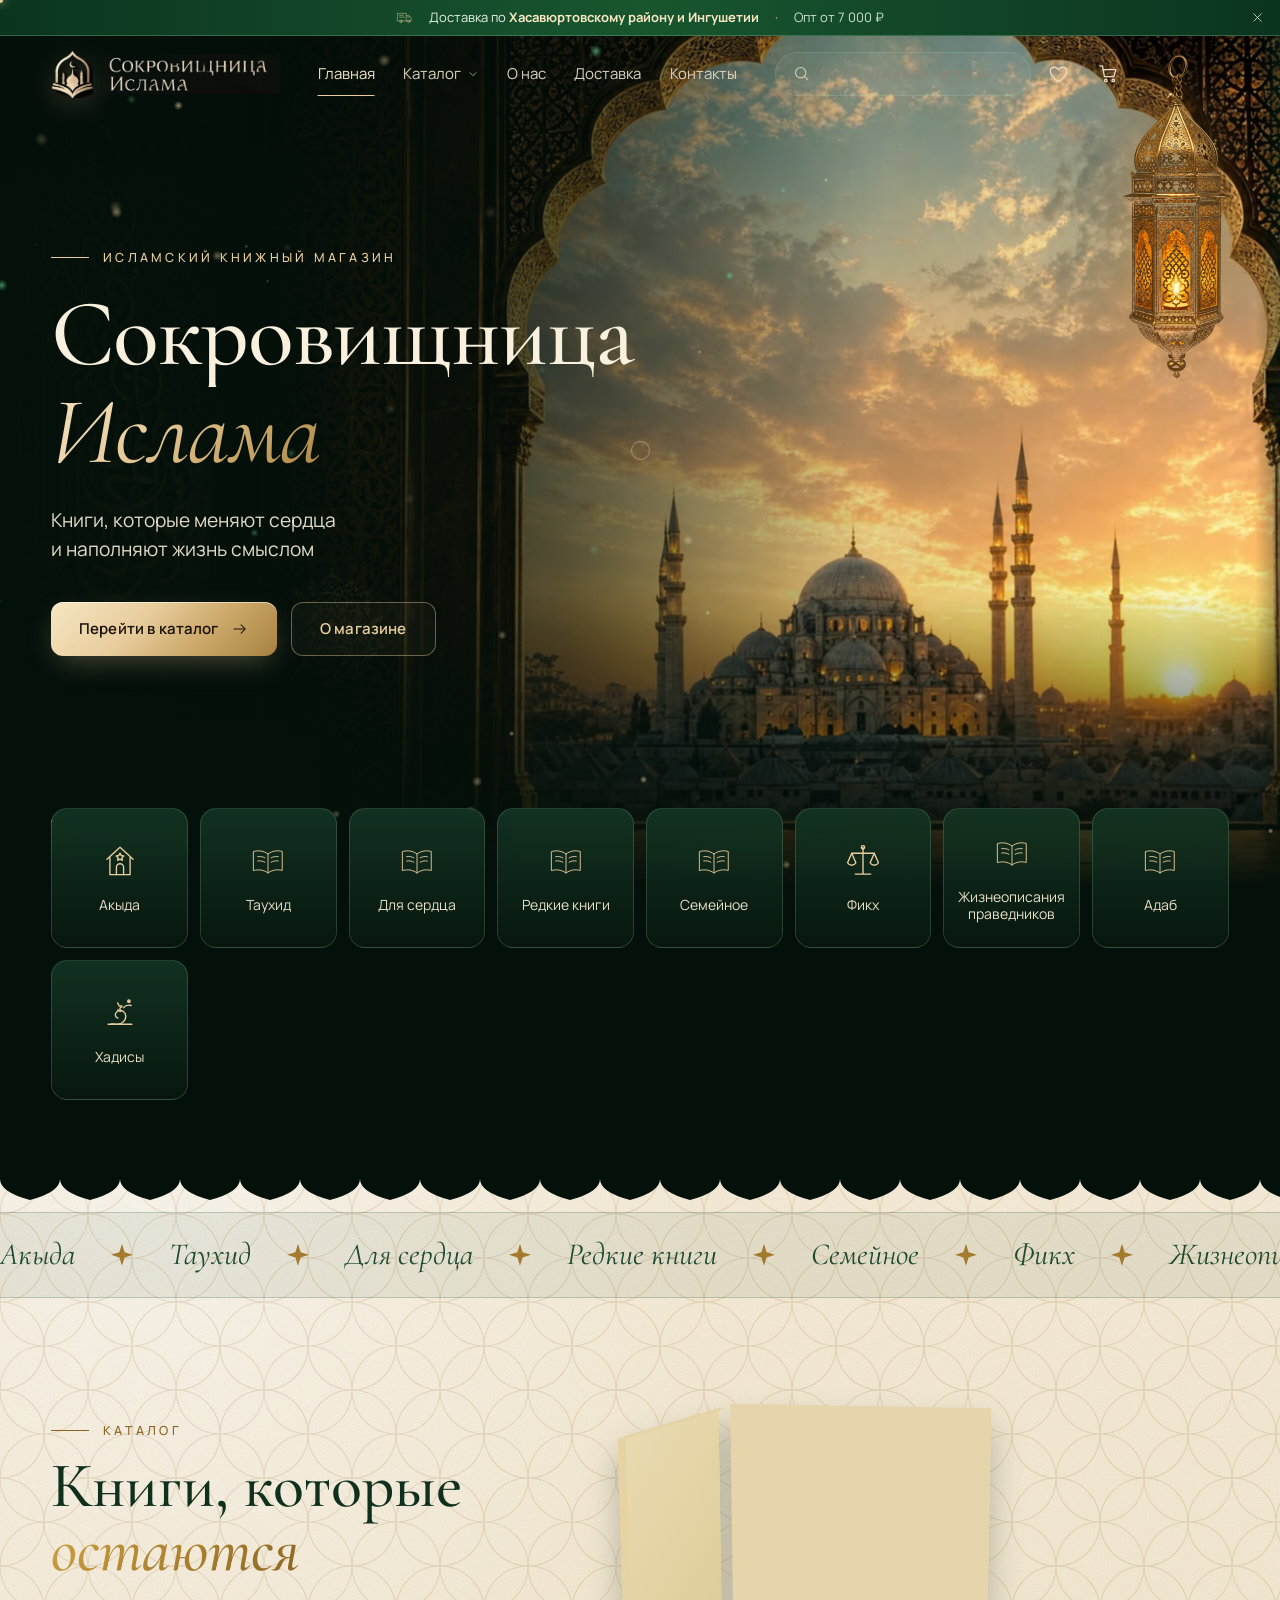
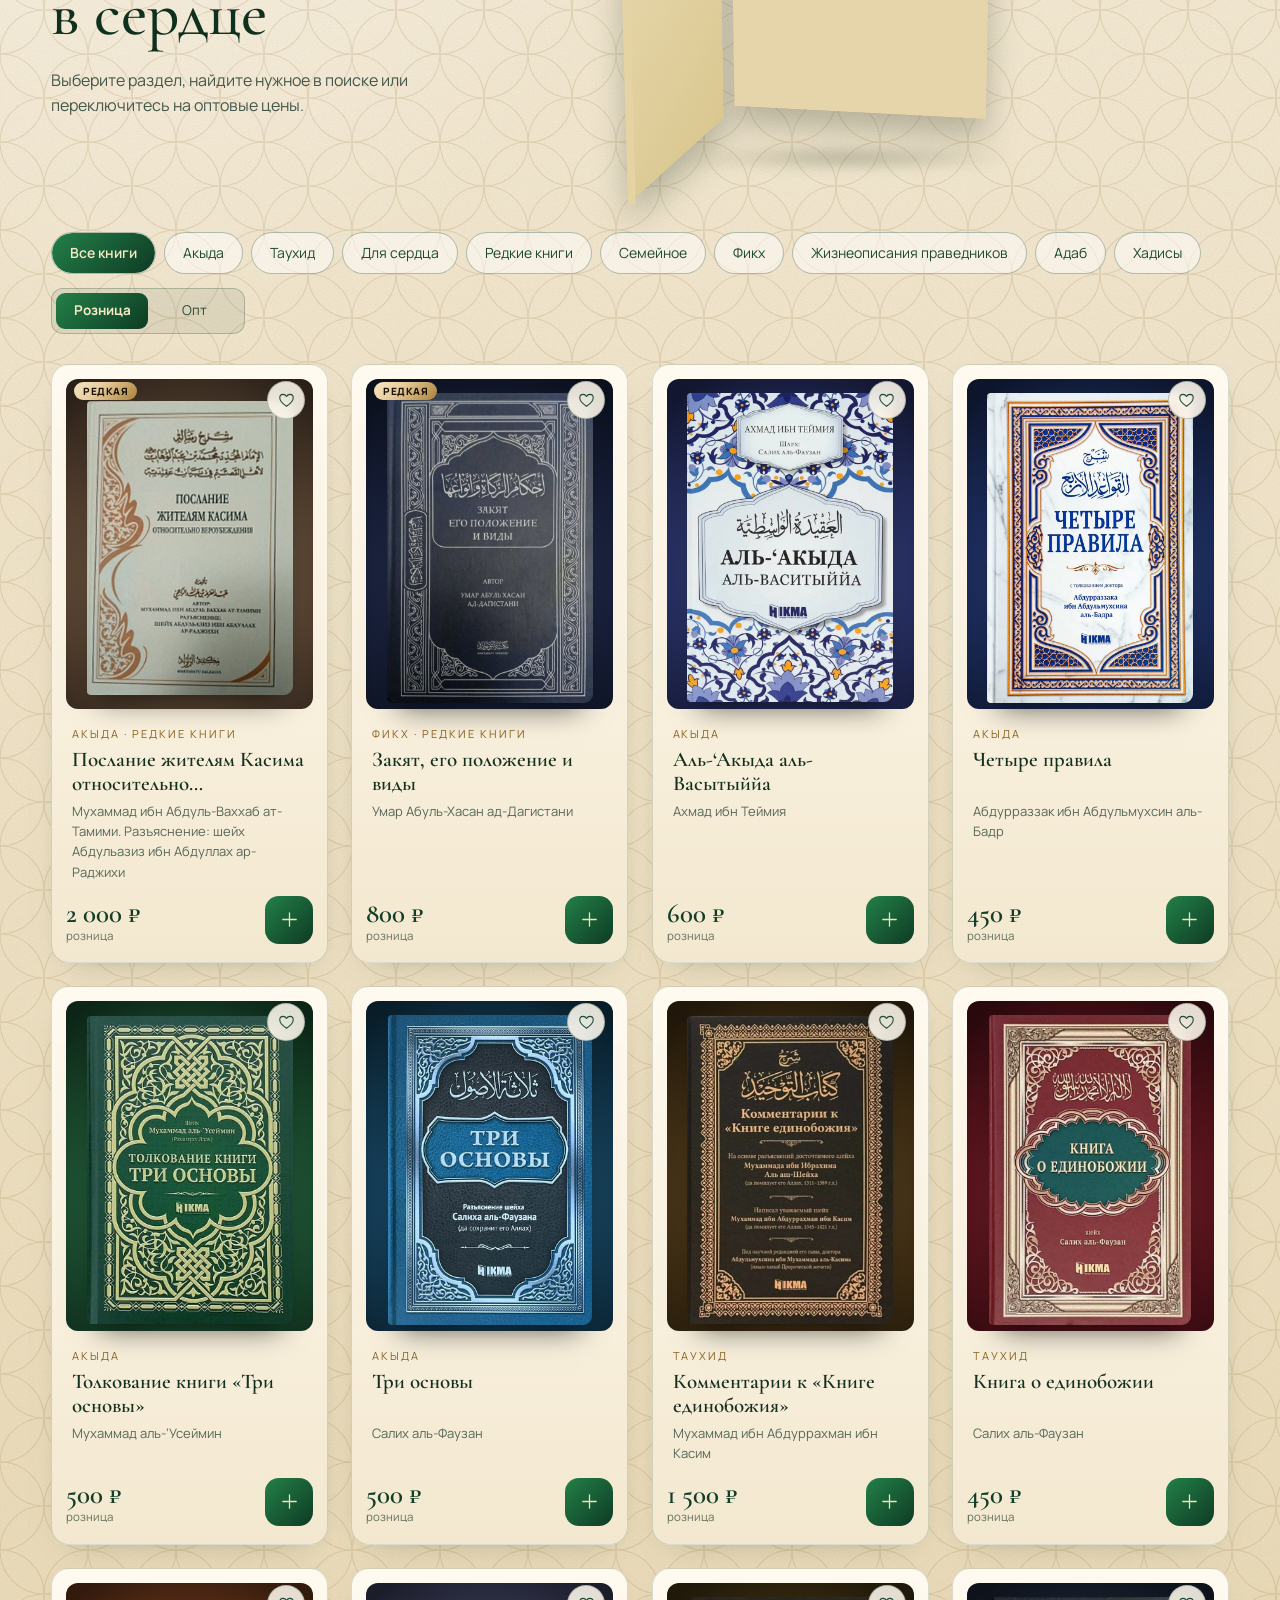
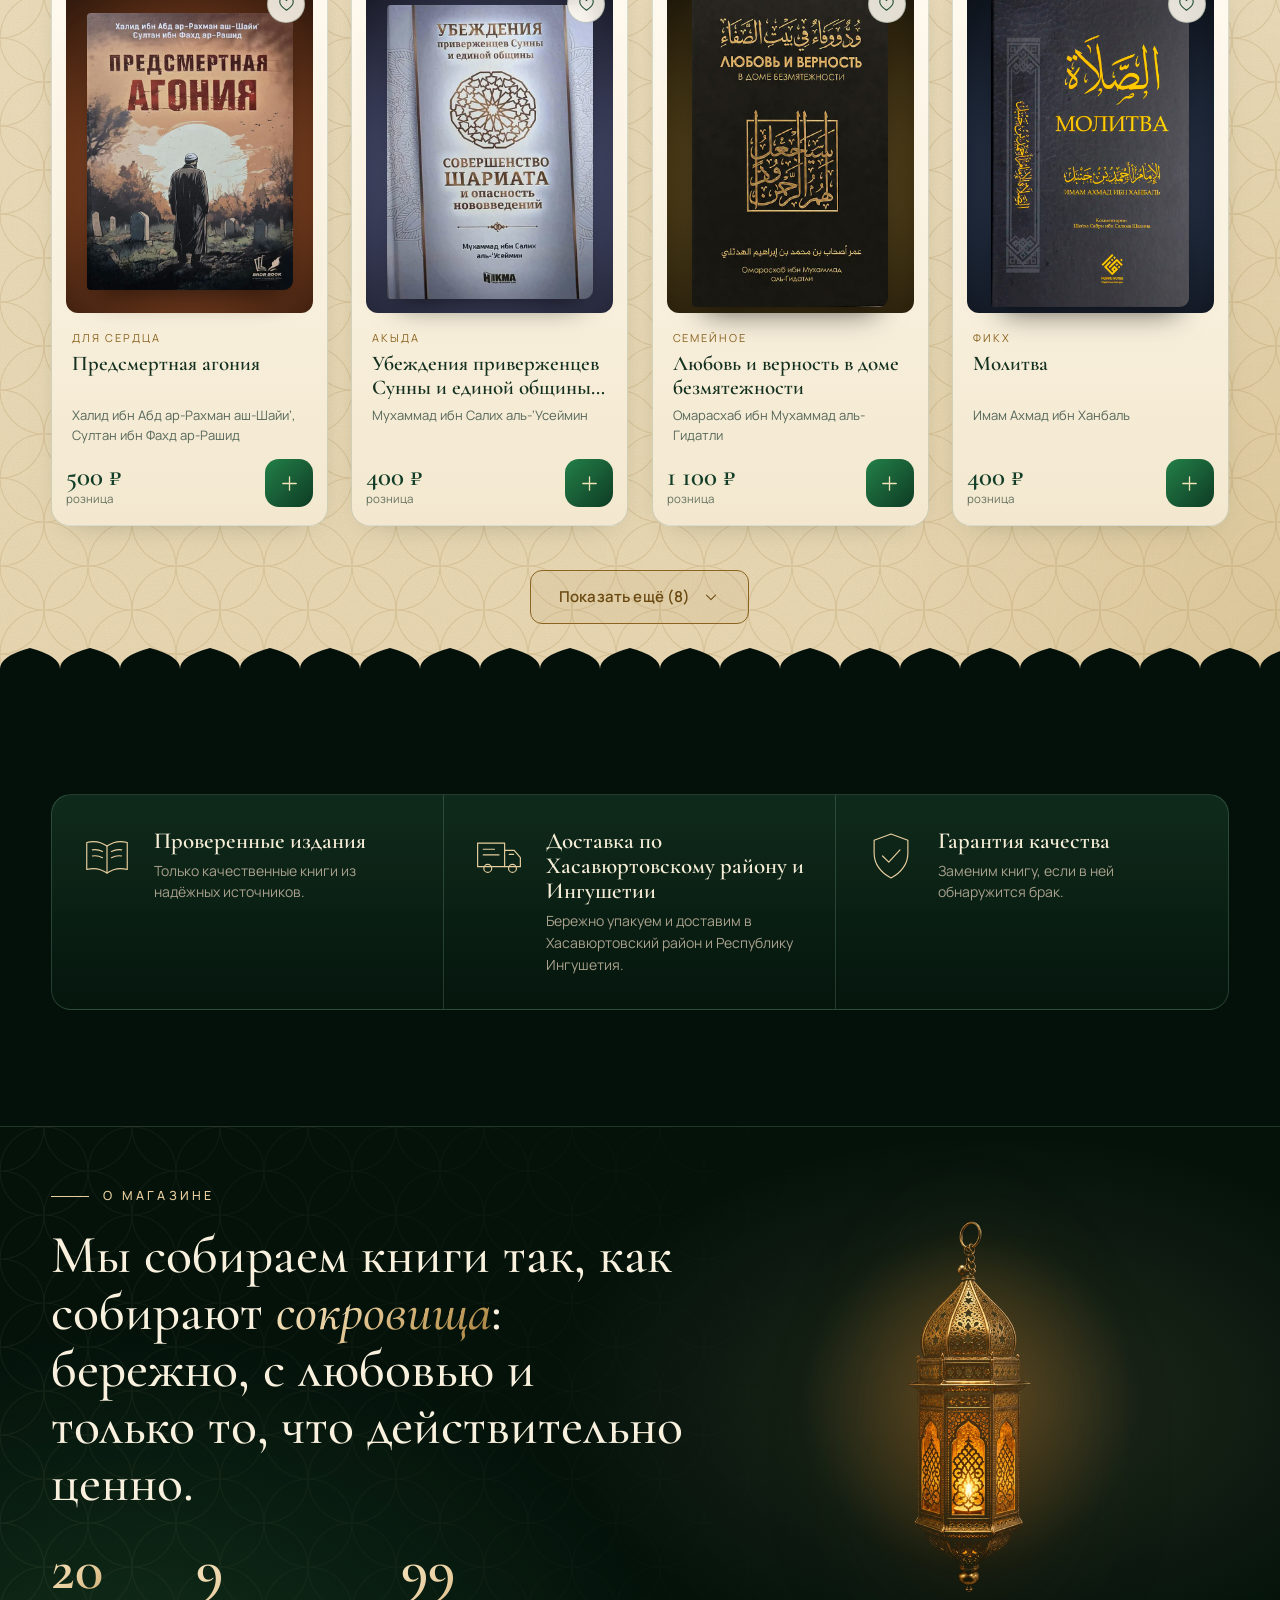
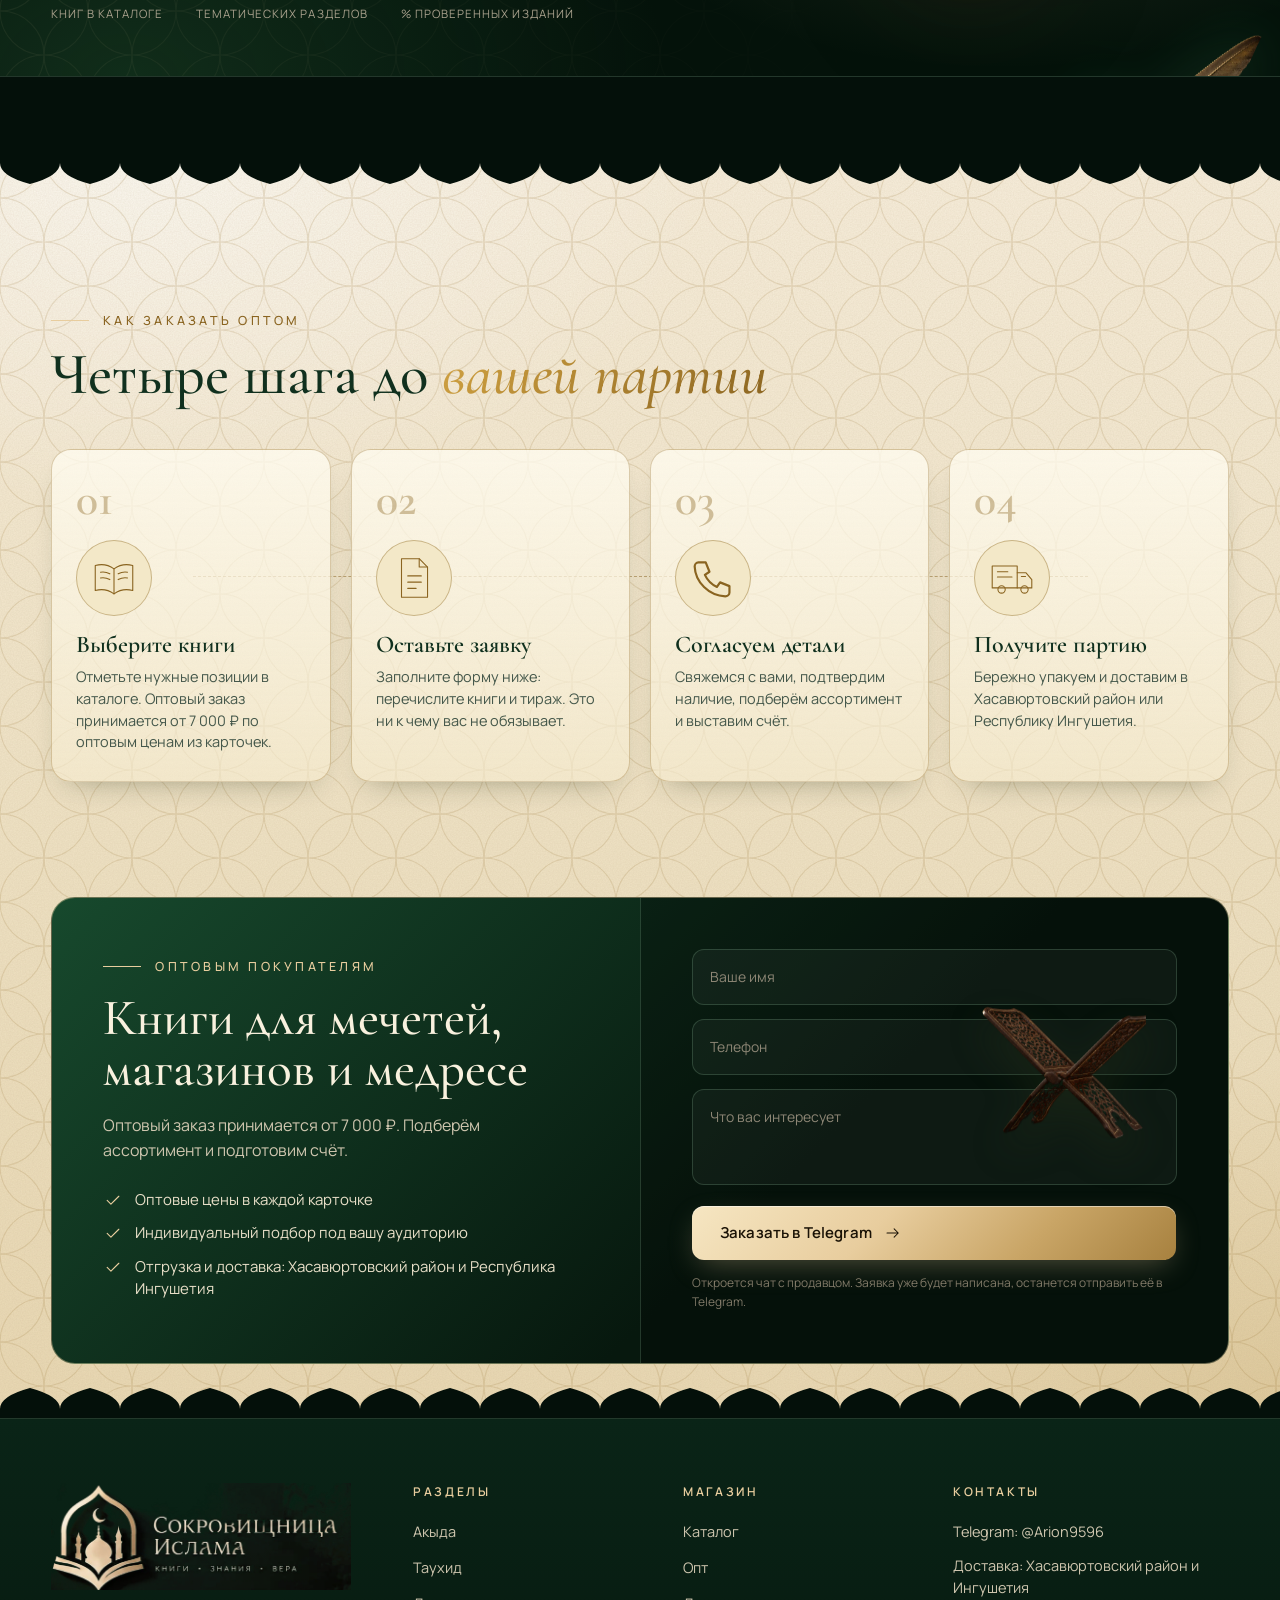
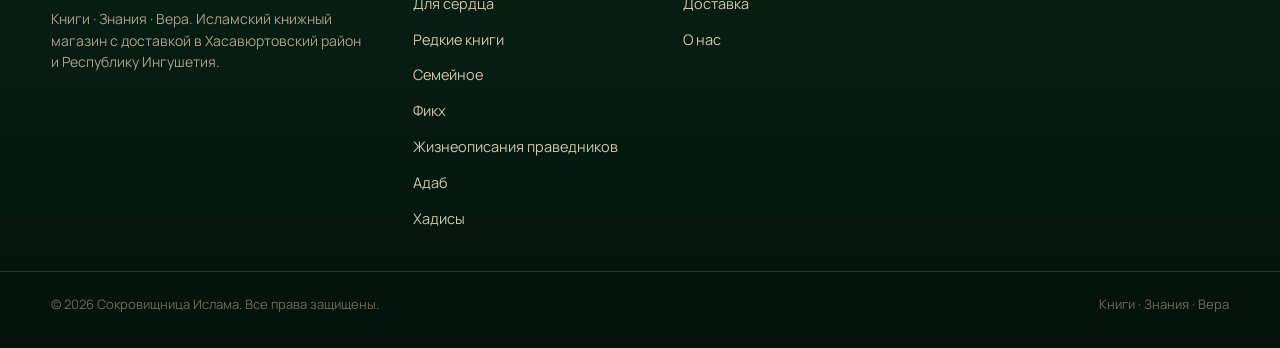
<file: index.html>
<!doctype html>
<html lang="ru">
<head>
<meta charset="utf-8">
<meta name="viewport" content="width=device-width,initial-scale=1,viewport-fit=cover">
<title>Сокровищница Ислама — исламский книжный магазин</title>
<meta name="description" content="Сокровищница Ислама — книги, которые меняют сердца и наполняют жизнь смыслом.">
<meta name="theme-color" content="#04100a">
<link rel="icon" type="image/png" href="assets/favicon.png?v=2">
<link rel="preconnect" href="https://fonts.googleapis.com">
<link rel="preconnect" href="https://fonts.gstatic.com" crossorigin>
<link href="https://fonts.googleapis.com/css2?family=Cormorant+Garamond:ital,wght@0,400;0,500;0,600;0,700;1,400;1,500;1,600&family=Manrope:wght@400;500;600;700;800&display=swap&subset=cyrillic" rel="stylesheet">
<link rel="stylesheet" href="css/style.css">
<link rel="preload" as="image" href="assets/hero.webp?v=4">
</head>
<body>

<!-- ============ SVG-спрайт: 2D-иконки (тонкая золотая линия) ============ -->
<svg width="0" height="0" style="position:absolute" aria-hidden="true">
  <defs>
    <symbol id="i-quran" viewBox="0 0 32 32"><path d="M4 7.5C8.5 6 12.5 6.6 16 9.2c3.5-2.6 7.5-3.2 12-1.7V24c-4.5-1.5-8.5-.9-12 1.7C12.5 23.1 8.5 22.5 4 24z"/><path d="M16 9.2v16.5M7.5 11c2.2-.4 4.2 0 6 1M7.5 15c2.2-.4 4.2 0 6 1M18.5 12c1.8-1 3.8-1.4 6-1M18.5 16c1.8-1 3.8-1.4 6-1"/></symbol>
    <symbol id="i-hadith" viewBox="0 0 32 32"><path d="M9 25c3.5 1 8 .6 10.5-2.4 2-2.4 1.8-6-.6-7.8-2.2-1.6-5.2-1-6.4 1.2-1 1.8-.2 3.8 1.6 4.2"/><path d="M19 11.5c1.5-1.8 4-2.6 6.4-1.8"/><path d="M6 25.5h20"/><circle cx="23.5" cy="6" r="1" fill="currentColor"/><path d="M14 7.5l1.2 2.4 2.6.4-1.9 1.8.5 2.6L14 13.4"/></symbol>
    <symbol id="i-aqida" viewBox="0 0 32 32"><path d="M5 14.5L16 4.5l11 10"/><path d="M7.5 13v14.5h17V13"/><path d="M13 27.5v-6.2a3 3 0 016 0v6.2"/><path d="M16 9.4l1 2 2.2.3-1.6 1.5.4 2.2-2-1-2 1 .4-2.2-1.6-1.5 2.2-.3z"/></symbol>
    <symbol id="i-fiqh" viewBox="0 0 32 32"><path d="M16 4.5v22M9.5 27h13"/><path d="M6.5 9.5h19"/><path d="M6.5 9.5l-3.5 8a4 4 0 007 0z"/><path d="M25.5 9.5l-3.5 8a4 4 0 007 0z"/><circle cx="16" cy="4.5" r="1.4"/></symbol>
    <symbol id="i-sira" viewBox="0 0 32 32"><path d="M5 27.5h22"/><path d="M7 27.5V18c0-4.8 4-7.8 9-11.5 5 3.7 9 6.7 9 11.5v9.5"/><path d="M16 6.5V3.5M15 4.5h2"/><path d="M12.5 27.5v-5.2a3.5 3.5 0 017 0v5.2"/><path d="M3.5 27.5V13l1.6-3 1.6 3v14.5M25.3 27.5V13l1.6-3 1.6 3v14.5"/></symbol>
    <symbol id="i-prophets" viewBox="0 0 32 32"><path d="M16 28.5V12"/><path d="M16 22c-4.5 0-7-2.6-7.4-6.4 4.2-.2 7 1.8 7.4 6.4z"/><path d="M16 17.5c4.2 0 6.6-2.5 7-6-4 .1-6.7 1.9-7 6z"/><path d="M16 12c-2.8-1-4.2-3.2-4.2-6 2.8.7 4.2 3 4.2 6z"/><path d="M16 12c2.8-1 4.2-3.2 4.2-6-2.8.7-4.2 3-4.2 6z"/><path d="M11 28.5h10"/></symbol>
    <symbol id="i-soul" viewBox="0 0 32 32"><path d="M16 27.5c-5.5-3.6-9.5-7.6-9.5-12.2C6.5 11.8 9 9.5 12 9.5c1.7 0 3.2.9 4 2.2.8-1.3 2.3-2.2 4-2.2 3 0 5.5 2.3 5.5 5.8 0 4.6-4 8.6-9.5 12.2z"/><path d="M16 11.7V5M13.2 7.3L16 5l2.8 2.3"/></symbol>
    <symbol id="i-goods" viewBox="0 0 32 32"><path d="M16 3.5l3.6 5 6.1.3.3 6.1 4.5 3.6-4.5 3.6-.3 6.1-6.1.3-3.6 5-3.6-5-6.1-.3-.3-6.1L1.5 18l4.5-3.6.3-6.1 6.1-.3z" transform="translate(0 -1.5) scale(.95) translate(.8 1.6)"/><circle cx="16" cy="16.2" r="3.6"/></symbol>
    <!-- служебные -->
    <symbol id="i-search" viewBox="0 0 24 24"><circle cx="11" cy="11" r="6.5"/><path d="M20 20l-4.2-4.2"/></symbol>
    <symbol id="i-user" viewBox="0 0 24 24"><circle cx="12" cy="8" r="3.7"/><path d="M4.5 20.5c.6-4 3.7-6.2 7.5-6.2s6.9 2.2 7.5 6.2"/></symbol>
    <symbol id="i-heart" viewBox="0 0 24 24"><path d="M12 20.5C6 16.6 3.5 13.4 3.5 9.8 3.5 7.2 5.4 5.5 7.7 5.5c1.8 0 3.4 1 4.3 2.6.9-1.6 2.5-2.6 4.3-2.6 2.3 0 4.2 1.7 4.2 4.3 0 3.6-2.5 6.8-8.5 10.7z"/></symbol>
    <symbol id="i-cart" viewBox="0 0 24 24"><path d="M3 4h2.6l2.2 11.2h9.7L19.8 8H7"/><circle cx="9.2" cy="19.2" r="1.3"/><circle cx="17" cy="19.2" r="1.3"/></symbol>
    <symbol id="i-arrow" viewBox="0 0 24 24"><path d="M4 12h15M13.5 6.5L19 12l-5.5 5.5"/></symbol>
    <symbol id="i-down" viewBox="0 0 24 24"><path d="M6 9.5l6 6 6-6"/></symbol>
    <symbol id="i-plus" viewBox="0 0 24 24"><path d="M12 5v14M5 12h14"/></symbol>
    <symbol id="i-minus" viewBox="0 0 24 24"><path d="M5 12h14"/></symbol>
    <symbol id="i-close" viewBox="0 0 24 24"><path d="M6 6l12 12M18 6L6 18"/></symbol>
    <symbol id="i-menu" viewBox="0 0 24 24"><path d="M4 8h16M4 16h16"/></symbol>
    <symbol id="i-check" viewBox="0 0 24 24"><path d="M5 12.5l4.5 4.5L19 7.5"/></symbol>
    <symbol id="i-book" viewBox="0 0 48 48"><path d="M6 12c6.5-1.8 12.5-.8 18 3.2 5.500-4 11.500-5 18-3.200v24c-6.500-1.800-12.500-.8-18 3.200-5.500-4-11.500-5-18-3.200z"/><path d="M24 15.200v24"/><path d="M11 18.500c3.200-.6 6.200 0 9 1.500M11 24c3.200-.6 6.200 0 9 1.500M28 20c2.800-1.500 5.800-2.100 9-1.500M28 25.500c2.800-1.500 5.800-2.100 9-1.500"/></symbol>
    <symbol id="i-truck" viewBox="0 0 48 48"><path d="M5 12.500h24v21H5z"/><path d="M29 19h8.500l5.500 6.500v8H29"/><circle cx="14" cy="35" r="3.500"/><circle cx="36" cy="35" r="3.500"/><path d="M10 18h10M10 23h14M33 22.500h4"/></symbol>
    <symbol id="i-shield" viewBox="0 0 48 48"><path d="M24 4.500l15 5.500v11.500c0 9.500-6 17.500-15 22-9-4.500-15-12.500-15-22V10z"/><path d="M16.500 24l5.500 5.500 10-11"/></symbol>
    <symbol id="i-gift" viewBox="0 0 48 48"><path d="M24 41C10 31.500 6 25 6 19.500 6 14.500 9.800 11 14.300 11c3.800 0 7.400 2.200 9.700 6 2.300-3.800 5.900-6 9.700-6C38.200 11 42 14.500 42 19.500 42 25 38 31.500 24 41z"/><path d="M24 17c-1-3-3.500-5-6.500-5M24 17c1-3 3.500-5 6.500-5" opacity=".0"/></symbol>
    <symbol id="i-star8" viewBox="0 0 32 32"><path d="M16 2l3.500 8.500L28 8l-2.500 8.500L28 24l-8.500-2.500L16 30l-3.500-8.500L4 24l2.500-7.500L4 8l8.500 2.500z"/></symbol>
    <symbol id="i-phone" viewBox="0 0 24 24"><path d="M5 4.500h3.500l1.800 4.500-2.200 1.500c1.200 2.600 3.200 4.600 5.800 5.800l1.500-2.200 4.500 1.800V19c0 1-1 1.800-2 1.800C10 20.500 3.500 14 3.200 6.500c0-1 .8-2 1.800-2z"/></symbol>
    <symbol id="i-mail" viewBox="0 0 24 24"><rect x="3.500" y="5.500" width="17" height="13" rx="2"/><path d="M4 7l8 6 8-6"/></symbol>
    <!-- золотая фольга для тиснения обложек (координаты в системе обложки 200×280) -->
    <linearGradient id="foil" gradientUnits="userSpaceOnUse" x1="0" y1="0" x2="200" y2="280">
      <stop offset="0" stop-color="#fbeec9"/><stop offset=".35" stop-color="#e8cd9e"/><stop offset=".7" stop-color="#c9a566"/><stop offset="1" stop-color="#a47a3a"/>
    </linearGradient>
    <symbol id="i-sound" viewBox="0 0 24 24"><path d="M4 9.5v5h3.5L12 18.5v-13L7.500 9.500z"/><path d="M15.500 9a4 4 0 010 6M18 6.500a7.500 7.500 0 010 11"/></symbol>
    <symbol id="i-mute" viewBox="0 0 24 24"><path d="M4 9.5v5h3.5L12 18.5v-13L7.500 9.500z"/><path d="M16 9.500l5 5M21 9.500l-5 5"/></symbol>
    <symbol id="i-moon" viewBox="0 0 24 24"><path d="M19.500 14.500A8 8 0 019.500 4.500a8 8 0 1010 10z"/></symbol>
    <symbol id="i-doc" viewBox="0 0 48 48"><path d="M12 5.500h17l8 8V42.500H12z"/><path d="M29 5.500v8h8"/><path d="M18 22h13M18 28h13M18 34h8"/></symbol>
    <symbol id="i-pin"viewBox="0 0 24 24"><path d="M12 21s6.500-5.800 6.500-11A6.500 6.500 0 005.500 10c0 5.200 6.500 11 6.500 11z"/><circle cx="12" cy="10" r="2.300"/></symbol>
  </defs>
</svg>

<!-- ============ ЗАГРУЗОЧНЫЙ ЭКРАН ============ -->
<div class="loader" id="loader" aria-hidden="true">
  <div class="loader-in">
    <img class="loader-logo" src="assets/logo-full.webp?v=2" alt="" width="618" height="221">
    <i class="loader-bar"><b></b></i>
  </div>
</div>
<noscript><style>.loader{display:none!important}html.is-loading{overflow:auto!important}.hero .eyebrow,.hero h1 .ln>span,.hero p.lead,.hero .cta{animation-play-state:running!important}</style></noscript>

<!-- ============ ПЛАШКА: УСЛОВИЯ ДОСТАВКИ И ОПТА ============ -->
<div class="promo" id="promo" role="region" aria-label="Условия доставки">
  <svg class="ico promo-ico" aria-hidden="true"><use href="#i-truck"/></svg>
  <span class="promo-t">Доставка по <b>Хасавюртовскому району и Ингушетии</b></span>
  <span class="promo-opt"><i aria-hidden="true">·</i>Опт от 7 000 ₽</span>
  <button class="promo-x" type="button" id="promoX" aria-label="Закрыть плашку"><svg class="ico"><use href="#i-close"/></svg></button>
</div>

<div class="progress"><i id="progress"></i></div>
<div class="cursor" id="cursor" aria-hidden="true"><i class="dot"></i><i class="ring"></i></div>
<canvas id="dust" aria-hidden="true"></canvas>

<!-- ================= ШАПКА ================= -->
<header class="hdr" id="hdr">
  <div class="wrap">
    <a class="brand" href="#top" aria-label="Сокровищница Ислама — на главную">
      <img class="b-mark" src="assets/logo-mark.webp?v=2" alt="" width="192" height="221">
      <img class="b-word" src="assets/logo-word.webp?v=2" alt="Сокровищница Ислама" width="424" height="96">
    </a>
    <nav>
      <ul class="nav" id="nav">
        <li><a href="#top" class="is-active">Главная</a></li>
        <li>
          <button type="button" aria-haspopup="true">Каталог <svg class="ico chev"><use href="#i-down"/></svg></button>
          <div class="drop" id="drop"></div>
        </li>
        <li><a href="#about">О нас</a></li>
        <li><a href="#delivery">Доставка</a></li>
        <li><a href="#contacts">Контакты</a></li>
      </ul>
    </nav>
    <div class="tools">
      <label class="search">
        <svg class="ico"><use href="#i-search"/></svg>
        <span class="sr">Поиск</span>
        <input id="q" type="search" placeholder="Поиск по книгам, авторам, категориям..." autocomplete="off">
      </label>
      <button class="ibtn" type="button" id="wishBtn" aria-label="Избранное"><svg class="ico"><use href="#i-heart"/></svg><span class="badge" id="wishBadge">0</span></button>
      <button class="ibtn" type="button" id="cartBtn" aria-label="Корзина"><svg class="ico"><use href="#i-cart"/></svg><span class="badge" id="cartBadge">0</span></button>
      <button class="ibtn burger" type="button" id="burger" aria-label="Меню"><svg class="ico"><use href="#i-menu"/></svg></button>
    </div>
  </div>
</header>

<main id="top">

<!-- ================= HERO ================= -->
<section class="hero" id="hero">
  <div class="hero-bg" id="heroBg">
    <picture>
      <source media="(max-width:860px)" srcset="assets/hero-m.webp?v=4">
      <img class="hero-media" src="assets/hero.webp?v=4" alt="Вид из мечети на вечерний силуэт минаретов на закате" fetchpriority="high">
    </picture>
  </div>
  <img class="hero-lantern" id="heroLantern" src="" alt="" aria-hidden="true">
  <div class="hero-in">
    <span class="eyebrow">Исламский книжный магазин</span>
    <h1 aria-label="Сокровищница Ислама"><span class="ln"><span>Сокровищница</span></span><span class="ln"><span><em>Ислама</em></span></span></h1>
    <p class="lead">Книги, которые меняют сердца<br>и наполняют жизнь смыслом</p>
    <div class="cta">
      <a href="#catalog" class="btn btn-gold mag">Перейти в каталог <svg class="ico"><use href="#i-arrow"/></svg></a>
      <a href="#about" class="btn btn-ghost mag">О магазине</a>
    </div>
  </div>
  <div class="hero-scroll"><i></i>Листайте вниз</div>
</section>

<!-- ================= КАТЕГОРИИ ================= -->
<section class="cats" aria-label="Разделы">
  <ul id="cats"></ul>
</section>

<div class="paper paper-a" id="paperA">
<div class="marquee" aria-hidden="true">
  <div class="marquee-t" id="marquee"></div>
</div>

<!-- ================= КАТАЛОГ ================= -->
<section class="sec" id="catalog">
  <div class="sec-head">
    <div data-reveal>
      <span class="eyebrow">Каталог</span>
      <h2>Книги, которые <em>остаются</em><br>в сердце</h2>
    </div>
    <p data-reveal style="--d:120ms">Выберите раздел, найдите нужное в поиске или переключитесь на оптовые цены.</p>
    <!-- 3D-книга из кода: открывается и закрывается по мере прокрутки -->
    <div class="catbook" id="catBook" aria-hidden="true">
      <div class="cb-scene">
        <div class="cam" id="cbCam">
          <div class="book" id="cbBook">
            <i class="f back-out"></i><i class="f back-in"></i><i class="f spine"></i><i class="f redge"></i><i class="f tedge"></i><i class="f bedge"></i><i class="f pg0"></i>
            <div class="front" id="cbFront"><i class="f fo"></i><i class="f fi"></i><i class="f fbot"></i><i class="f ftop"></i><i class="f fside"></i></div>
          </div>
        </div>
      </div>
    </div>
  </div>

  <div class="toolbar">
    <div class="chips" id="chips" role="tablist" aria-label="Категории"></div>
    <div class="opts">
      <div class="seg" id="mode" data-v="0" role="group" aria-label="Тип цены">
        <span class="thumb"></span>
        <button type="button" class="on" data-m="0">Розница</button>
        <button type="button" data-m="1">Опт</button>
      </div>
    </div>
  </div>

  <div class="grid" id="grid"></div>
  <div class="more"><button type="button" class="btn btn-ghost mag" id="more">Показать ещё <svg class="ico"><use href="#i-down"/></svg></button></div>
</section>

</div>

<!-- ================= ПРЕИМУЩЕСТВА ================= -->
<section class="sec" id="delivery">
  <div class="perks" data-reveal>
    <div class="perk"><svg class="ico"><use href="#i-book"/></svg><div><h3>Проверенные издания</h3><p>Только качественные книги из надёжных источников.</p></div></div>
    <div class="perk"><svg class="ico"><use href="#i-truck"/></svg><div><h3>Доставка по Хасавюртовскому району и Ингушетии</h3><p>Бережно упакуем и доставим в Хасавюртовский район и Республику Ингушетия.</p></div></div>
    <div class="perk"><svg class="ico"><use href="#i-shield"/></svg><div><h3>Гарантия качества</h3><p>Заменим книгу, если в ней обнаружится брак.</p></div></div>
  </div>
</section>

<!-- ================= МАНИФЕСТ ================= -->
<section class="manifest" id="about">
  <div class="pattern"></div>
  <div class="manifest-in">
    <div data-reveal>
      <span class="eyebrow">О магазине</span>
      <blockquote style="margin-top:20px">Мы собираем книги так, как собирают <em>сокровища</em>: бережно, с любовью и только то, что действительно ценно.</blockquote>
      <div class="stats">
        <div class="stat"><b id="statBooks" data-count="0">0</b><span>книг в каталоге</span></div>
        <div class="stat"><b id="statCats" data-count="0">0</b><span>тематических разделов</span></div>
        <div class="stat"><b data-count="100">0</b><span>% проверенных изданий</span></div>
      </div>
    </div>
    <div class="relic" data-reveal style="--d:150ms" id="relic">
      <div class="halo"></div>
      <img id="relicImg" src="" alt="Золотой восточный фонарь" loading="lazy">
    </div>
  </div>
  <img class="deco deco-ink" data-deco=".05" data-rot=".6" src="assets/inkwell.webp?v=1" alt="" aria-hidden="true" loading="lazy" onerror="this.remove()">
</section>

<div class="paper paper-b" id="paperB">
<!-- ================= КАК ЗАКАЗАТЬ ОПТОМ ================= -->
<section class="sec" id="how">
  <div class="how-head" data-reveal>
    <span class="eyebrow">Как заказать оптом</span>
    <h2>Четыре шага до <em>вашей партии</em></h2>
  </div>
  <ol class="steps">
    <li class="step" data-reveal style="--d:0ms">
      <span class="step-n">01</span>
      <svg class="ico"><use href="#i-book"/></svg>
      <h3>Выберите книги</h3>
      <p>Отметьте нужные позиции в каталоге. Оптовый заказ принимается от 7 000 ₽ по оптовым ценам из карточек.</p>
    </li>
    <li class="step" data-reveal style="--d:120ms">
      <span class="step-n">02</span>
      <svg class="ico"><use href="#i-doc"/></svg>
      <h3>Оставьте заявку</h3>
      <p>Заполните форму ниже: перечислите книги и тираж. Это ни к чему вас не обязывает.</p>
    </li>
    <li class="step" data-reveal style="--d:240ms">
      <span class="step-n">03</span>
      <svg class="ico"><use href="#i-phone"/></svg>
      <h3>Согласуем детали</h3>
      <p>Свяжемся с вами, подтвердим наличие, подберём ассортимент и выставим счёт.</p>
    </li>
    <li class="step" data-reveal style="--d:360ms">
      <span class="step-n">04</span>
      <svg class="ico"><use href="#i-truck"/></svg>
      <h3>Получите партию</h3>
      <p>Бережно упакуем и доставим в Хасавюртовский район или Республику Ингушетия.</p>
    </li>
  </ol>
</section>

<!-- ================= ОПТ ================= -->
<section class="sec" id="opt">
  <div class="opt-wrap">
  <img class="deco deco-rehal" data-deco=".04" data-rot="0" src="assets/rehal.webp?v=1" alt="" aria-hidden="true" loading="lazy" onerror="this.remove()">
  <div class="opt" data-reveal>
    <div class="opt-l">
      <span class="eyebrow">Оптовым покупателям</span>
      <h2>Книги для мечетей, магазинов и медресе</h2>
      <p>Оптовый заказ принимается от 7 000 ₽. Подберём ассортимент и подготовим счёт.</p>
      <ul>
        <li><svg class="ico"><use href="#i-check"/></svg> Оптовые цены в каждой карточке</li>
        <li><svg class="ico"><use href="#i-check"/></svg> Индивидуальный подбор под вашу аудиторию</li>
        <li><svg class="ico"><use href="#i-check"/></svg> Отгрузка и доставка: Хасавюртовский район и Республика Ингушетия</li>
      </ul>
    </div>
    <form class="opt-r" id="optForm" novalidate>
      <div class="field"><input id="oName" placeholder=" " autocomplete="name" required><label for="oName">Ваше имя</label></div>
      <div class="field"><input id="oPhone" placeholder=" " type="tel" autocomplete="tel" required><label for="oPhone">Телефон</label></div>
      <div class="field"><textarea id="oMsg" placeholder=" "></textarea><label for="oMsg">Что вас интересует</label></div>
      <button class="btn btn-gold mag" type="submit" value="tg">Заказать в Telegram <svg class="ico"><use href="#i-arrow"/></svg></button>
      <p class="note">Откроется чат с продавцом. Заявка уже будет написана, останется отправить её в Telegram.</p>
    </form>
  </div>
  </div>
</section>

</div>

</main>

<!-- ================= ПОДВАЛ ================= -->
<footer class="ftr" id="contacts">
  <div class="ftr-in">
    <div>
      <a class="brand brand-full" href="#top" aria-label="Сокровищница Ислама — книги, знания, вера"><img src="assets/logo-full.webp?v=2" alt="Сокровищница Ислама. Книги · Знания · Вера" width="618" height="221" loading="lazy"></a>
      <p>Книги · Знания · Вера. Исламский книжный магазин с доставкой в Хасавюртовский район и Республику Ингушетия.</p>
    </div>
    <div>
      <h4>Разделы</h4>
      <ul id="fCats"></ul>
    </div>
    <div>
      <h4>Магазин</h4>
      <ul>
        <li><a href="#catalog">Каталог</a></li>
        <li><a href="#opt">Опт</a></li>
        <li><a href="#delivery">Доставка</a></li>
        <li><a href="#about">О нас</a></li>
      </ul>
    </div>
    <div>
      <h4>Контакты</h4>
      <ul>
        <li><a href="https://t.me/Arion9596" target="_blank" rel="noopener">Telegram: @Arion9596</a></li>
        <li><a href="#delivery">Доставка: Хасавюртовский район и Ингушетия</a></li>
      </ul>
    </div>
  </div>
  <div class="ftr-b"><span>© 2026 Сокровищница Ислама. Все права защищены.</span><span>Книги · Знания · Вера</span></div>
</footer>

<!-- ================= КОРЗИНА ================= -->
<div class="scrim" id="scrim"></div>
<aside class="drawer" id="drawer" aria-label="Корзина" aria-hidden="true">
  <div class="drawer-h"><h3 id="drawerTitle">Корзина</h3><button class="x" type="button" id="drawerX" aria-label="Закрыть"><svg class="ico"><use href="#i-close"/></svg></button></div>
  <div class="drawer-l" id="cartList"></div>
  <div class="drawer-f" id="cartFoot"></div>
</aside>

<!-- ================= БЫСТРЫЙ ПРОСМОТР ================= -->
<div class="modal" id="modal" aria-hidden="true" role="dialog" aria-modal="true">
  <div class="modal-box" id="modalBox"></div>
</div>

<div class="toast" id="toast" role="status"><svg class="ico"><use href="#i-check"/></svg><span id="toastTxt"></span></div>

<script src="js/books.js"></script>
<script src="js/main.js"></script>
</body>
</html>
</file>
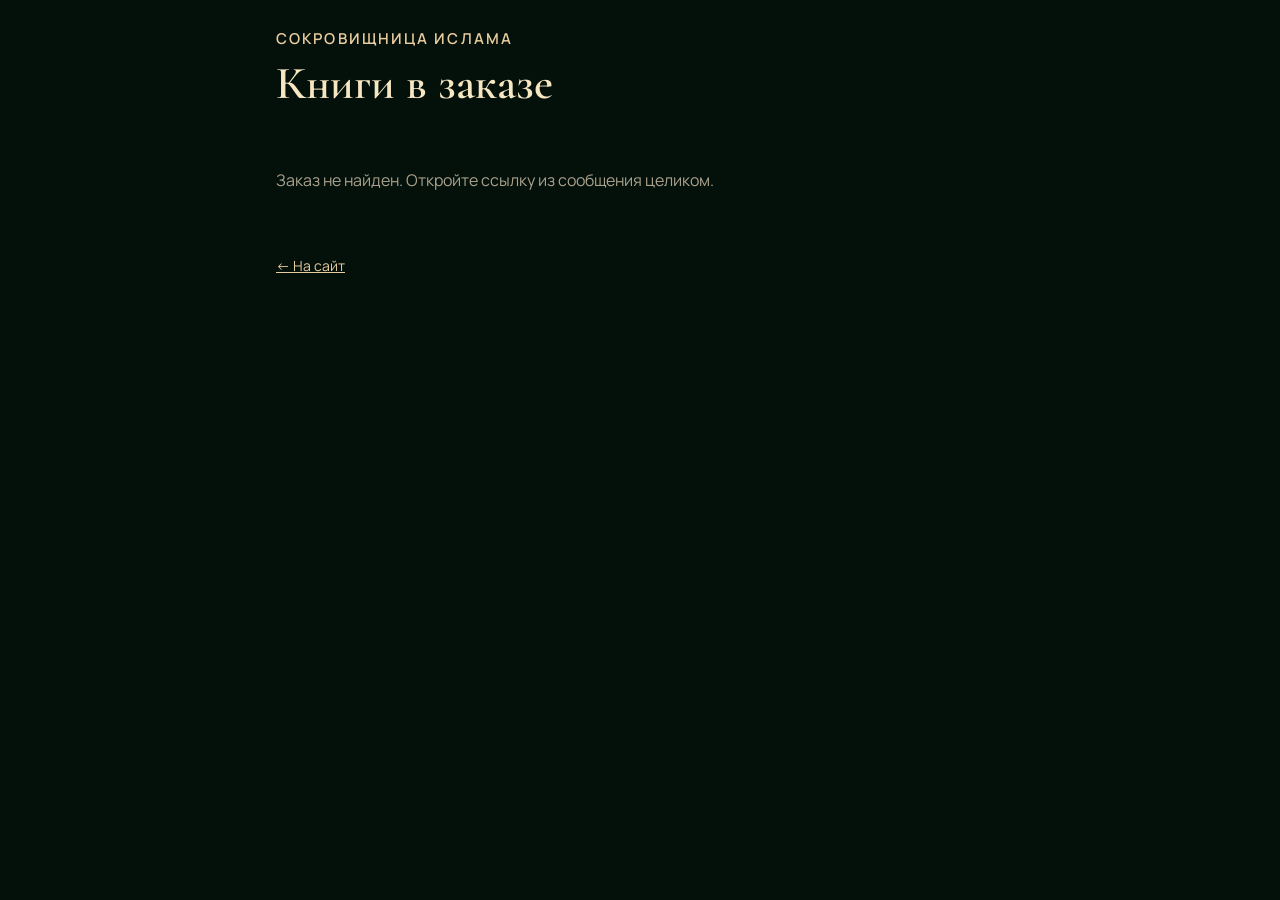
<file: order.html>
<!doctype html>
<html lang="ru">
<head>
<meta charset="utf-8">
<meta name="viewport" content="width=device-width,initial-scale=1">
<meta name="robots" content="noindex,nofollow">
<meta name="theme-color" content="#04100a">
<title>Заказ — Сокровищница Ислама</title>
<link rel="icon" type="image/png" href="assets/favicon.png?v=2">
<link rel="preconnect" href="https://fonts.googleapis.com">
<link rel="preconnect" href="https://fonts.gstatic.com" crossorigin>
<link href="https://fonts.googleapis.com/css2?family=Cormorant+Garamond:wght@500;600;700&family=Manrope:wght@400;500;600;700&display=swap&subset=cyrillic" rel="stylesheet">
<style>
:root{--black:#04100a;--panel:#0a1b11;--gold:#e8cd9e;--gold-hi:#f6e6c2;--text:#f3ead6;--muted:#a9a18d;--line:rgba(160,215,175,.2);
  --serif:"Cormorant Garamond","Times New Roman",serif;--sans:"Manrope",system-ui,-apple-system,"Segoe UI",sans-serif}
*{box-sizing:border-box;margin:0}
body{background:var(--black);color:var(--text);font-family:var(--sans);line-height:1.45;min-height:100vh}
.wrap{max-width:760px;margin:0 auto;padding:28px 16px 48px}
.brand{font:600 15px var(--sans);letter-spacing:.14em;text-transform:uppercase;color:var(--gold)}
h1{font:600 clamp(32px,7vw,46px)/1.05 var(--serif);color:var(--gold-hi);margin:10px 0 4px}
.sub{color:var(--muted);font-size:14px;margin-bottom:22px}
.list{display:grid;gap:12px}
.it{display:grid;grid-template-columns:92px 1fr;gap:14px;padding:12px;border:1px solid var(--line);border-radius:16px;background:var(--panel)}
.it .im{border-radius:10px;padding:8px;display:grid;place-items:center}
.it img{display:block;width:100%;height:auto;border-radius:3px;box-shadow:0 6px 16px rgba(0,0,0,.5)}
.it h2{font:600 22px/1.1 var(--serif);color:var(--gold-hi)}
.it .au{color:var(--muted);font-size:12.5px;margin-top:3px}
.it .row{display:flex;flex-wrap:wrap;justify-content:space-between;gap:6px 14px;margin-top:9px;font-size:14px}
.it .row b{color:var(--gold)}
.tot{display:flex;justify-content:space-between;align-items:baseline;margin-top:20px;padding:16px 18px;border:1px solid var(--gold);border-radius:16px;font-size:15px}
.tot b{font:600 30px var(--serif);color:var(--gold-hi)}
.empty{padding:40px 0;color:var(--muted)}
a.home{display:inline-block;margin-top:24px;color:var(--gold);font-size:14px}
@media(max-width:420px){.it{grid-template-columns:78px 1fr}.it h2{font-size:20px}}
</style>
</head>
<body>
<div class="wrap">
  <div class="brand">Сокровищница Ислама</div>
  <h1>Книги в заказе</h1>
  <p class="sub" id="sub"></p>
  <div class="list" id="list"></div>
  <div id="tot"></div>
  <a class="home" href="./">← На сайт</a>
</div>
<script src="js/books.js"></script>
<script>
(function () {
  function esc(s) { return String(s).replace(/[&<>"]/g, function (c) { return { '&': '&amp;', '<': '&lt;', '>': '&gt;', '"': '&quot;' }[c]; }); }
  function rub(n) { return String(n).replace(/\B(?=(\d{3})+(?!\d))/g, ' ') + ' ₽'; }
  function shade(hex, a) {   // a>0 — светлее, a<0 — темнее
    var n = parseInt(hex.slice(1), 16), c = [n >> 16 & 255, n >> 8 & 255, n & 255].map(function (v) { return Math.round(a >= 0 ? v + (255 - v) * a : v * (1 + a)); });
    return 'rgb(' + c.join(',') + ')';
  }
  var q = new URLSearchParams(location.search), opt = q.get('m') === '1', total = 0, count = 0, html = '';
  (q.get('b') || '').split(',').forEach(function (p) {
    var a = p.split('.'), id = +a[0], n = +a[1], b = window.BOOKS.filter(function (x) { return x.id === id; })[0];
    if (!b || !(n > 0) || n > 999) return;
    var u = opt ? b.wholesale : b.retail, s = u * n; total += s; count += n;
    var bg = b.bg ? 'background:linear-gradient(160deg,' + shade(b.bg, .1) + ',' + shade(b.bg, -.55) + ')' : 'background:#123421';
    html += '<div class="it"><div class="im" style="' + bg + '">' +
      (b.cover ? '<img src="' + esc(b.cover) + '" alt="' + esc(b.title) + '">' : '') + '</div>' +
      '<div><h2>' + esc(b.title) + '</h2><div class="au">' + esc(b.author) + '</div>' +
      '<div class="row"><span>' + n + ' шт. × ' + rub(u) + '</span><b>' + rub(s) + '</b></div></div></div>';
  });
  document.getElementById('sub').textContent = html ? (opt ? 'Оптовый заказ' : 'Розничный заказ') + ' · ' + count + ' шт.' : '';
  document.getElementById('list').innerHTML = html || '<p class="empty">Заказ не найден. Откройте ссылку из сообщения целиком.</p>';
  if (html) document.getElementById('tot').innerHTML = '<div class="tot"><span>Итого</span><b>' + rub(total) + '</b></div>';
})();
</script>
</body>
</html>
</file>
<file: css/style.css>
/* =========================================================
   СОКРОВИЩНИЦА ИСЛАМА — стили
   Палитра снята с референса «палитры цветов»:
   изумруд #235532 · шампань-золото #e8cd9e · хвойный #0a1f16 · чёрные #04100a / #030c07
   ========================================================= */
:root{
  --black:#04100a;
  --black-2:#06150d;
  --panel:#0a1b11;
  --panel-2:#0d2216;
  --pine:#0f3220;
  --emerald:#2a6a3d;
  --emerald-hi:#3f9d5f;
  --gold:#e8cd9e;
  --gold-hi:#f6e6c2;
  --gold-lo:#b8914f;
  --gold-deep:#8a6a33;
  --text:#f3ead6;
  --muted:#a9a18d;
  --line:rgba(160,215,175,.2);
  --line-hi:rgba(232,205,158,.42);
  --grad-gold:linear-gradient(135deg,#f6e6c2 0%,#e8cd9e 38%,#c9a566 70%,#a7813f 100%);
  --serif:"Cormorant Garamond","Cormorant","Times New Roman",serif;
  --sans:"Manrope","Inter",system-ui,-apple-system,"Segoe UI",sans-serif;
  --ease:cubic-bezier(.22,.8,.24,1);
  --ease-out:cubic-bezier(.16,1,.3,1);
  --hdr:76px;
  --gut:clamp(18px,4vw,56px);
  --maxw:1320px;
}
*{box-sizing:border-box;margin:0;padding:0}
html{scroll-behavior:smooth;-webkit-text-size-adjust:100%}
body{
  background:
    radial-gradient(60% 40% at 100% 0%,rgba(40,150,88,.22),transparent 65%),
    radial-gradient(55% 45% at 0% 45%,rgba(40,150,88,.15),transparent 65%),
    radial-gradient(70% 40% at 50% 100%,rgba(40,150,88,.18),transparent 70%),
    var(--black);
  background-attachment:fixed;
  color:var(--text);font-family:var(--sans);font-size:16px;line-height:1.55;
  overflow-x:clip;-webkit-font-smoothing:antialiased;
}
html{overflow-x:clip}
img,svg,canvas{display:block;max-width:100%}
a{color:inherit;text-decoration:none}
button{font:inherit;color:inherit;background:none;border:0;cursor:pointer}
input,select,textarea{font:inherit;color:inherit}
ul{list-style:none}
::selection{background:var(--gold);color:#120d04}
:focus-visible{outline:2px solid var(--gold);outline-offset:3px;border-radius:6px}
.sr{position:absolute;width:1px;height:1px;overflow:hidden;clip:rect(0 0 0 0);white-space:nowrap}
.ico{width:1em;height:1em;fill:none;stroke:currentColor;stroke-width:1.35;stroke-linecap:round;stroke-linejoin:round}

/* scrollbar */
html{scrollbar-width:thin;scrollbar-color:#2f7a47 var(--black)}
::-webkit-scrollbar{width:10px}
::-webkit-scrollbar-track{background:var(--black)}
::-webkit-scrollbar-thumb{background:linear-gradient(#3f9d5f,#1d5233);border-radius:10px;border:2px solid var(--black)}

/* scroll progress */
.progress{position:fixed;inset:0 0 auto 0;height:2px;z-index:200;background:transparent;pointer-events:none}
.progress i{display:block;height:100%;width:100%;transform-origin:left;transform:scaleX(0);background:linear-gradient(90deg,#2f9a5c,#9fd9a8 55%,#e8cd9e);box-shadow:0 0 12px rgba(80,200,130,.65)}

/* custom cursor (только на устройствах с мышью) */
.cursor{position:fixed;left:0;top:0;z-index:300;pointer-events:none;display:none}
@media (hover:hover) and (pointer:fine){
  .cursor{display:block}
  body.has-cursor, body.has-cursor a, body.has-cursor button{cursor:none}
}
.cursor .dot,.cursor .ring{position:absolute;left:0;top:0;border-radius:50%;will-change:transform}
.cursor .dot{width:6px;height:6px;margin:-3px 0 0 -3px;background:var(--gold);box-shadow:0 0 10px var(--gold)}
.cursor .ring{width:19px;height:19px;margin:-9.5px 0 0 -9.5px;border:1px solid var(--line-hi);display:grid;place-items:center;
  transition:width .35s var(--ease),height .35s var(--ease),margin .35s var(--ease),background .3s,border-color .3s}
.cursor .ring span{font-size:11px;letter-spacing:.12em;text-transform:uppercase;color:#14100a;opacity:0;transition:opacity .25s;font-weight:700}
.cursor.is-link .ring{width:28px;height:28px;margin:-14px 0 0 -14px;border-color:var(--gold)}
[id]{scroll-margin-top:64px}

/* dust canvas */
#dust{position:fixed;inset:0;width:100%;height:100%;z-index:1;pointer-events:none;opacity:.8}

/* ---------- кнопки ---------- */
.btn{position:relative;display:inline-flex;align-items:center;gap:12px;height:54px;padding:0 28px;border-radius:12px;
  font-weight:600;font-size:15px;letter-spacing:.01em;overflow:hidden;isolation:isolate;
  transition:transform .35s var(--ease),box-shadow .35s var(--ease),border-color .3s,color .3s}
.btn .ico{font-size:18px;transition:transform .4s var(--ease)}
.btn:hover .ico{transform:translateX(5px)}
.btn-gold{color:#1a1206;background:var(--grad-gold);box-shadow:0 10px 30px -8px rgba(232,205,158,.35),inset 0 1px 0 rgba(255,255,255,.5)}
.btn-gold::after{content:"";position:absolute;inset:0;z-index:-1;background:linear-gradient(115deg,transparent 30%,rgba(255,255,255,.65) 50%,transparent 70%);
  transform:translateX(-120%);transition:transform .9s var(--ease)}
.btn-gold:hover::after{transform:translateX(120%)}
.btn-gold:hover{box-shadow:0 16px 40px -8px rgba(232,205,158,.55),inset 0 1px 0 rgba(255,255,255,.6)}
.btn-ghost{border:1px solid var(--line-hi);color:var(--gold);background:rgba(232,205,158,.03)}
.btn-ghost::before{content:"";position:absolute;inset:0;z-index:-1;background:var(--gold);transform:translateY(101%);transition:transform .5s var(--ease)}
.btn-ghost:hover{color:#1a1206;border-color:var(--gold)}
.btn-ghost:hover::before{transform:none}
.btn-sm{height:44px;padding:0 20px;font-size:14px;border-radius:10px}
.mag{will-change:transform}

/* ---------- шапка ---------- */
.hdr{position:fixed;inset:var(--promo-h,0px) 0 auto 0;z-index:100;height:var(--hdr);display:flex;align-items:center;
  transition:background .4s,backdrop-filter .4s,border-color .4s,height .4s var(--ease);border-bottom:1px solid transparent}
.hdr.is-solid{background:rgba(4,16,10,.78);backdrop-filter:blur(16px) saturate(1.2);-webkit-backdrop-filter:blur(16px) saturate(1.2);border-color:var(--line);height:66px}
.hdr .wrap{width:100%;max-width:var(--maxw);margin:0 auto;padding:0 var(--gut);display:flex;align-items:center;gap:clamp(16px,3vw,44px)}
.brand{display:flex;align-items:center;gap:10px;flex:none}
.brand img{display:block;width:auto;max-width:none;transition:transform .6s var(--ease),filter .6s}
.brand .b-mark{height:48px;filter:drop-shadow(0 4px 14px rgba(232,205,158,.22))}
.brand .b-word{height:40px}
.brand:hover .b-mark{transform:translateY(-2px) scale(1.06);filter:drop-shadow(0 6px 18px rgba(232,205,158,.45))}
.brand-full img{width:min(300px,100%);height:auto}
.nav{display:flex;gap:clamp(14px,2.2vw,34px);margin-left:auto}
.nav>li{position:relative}
.nav a,.nav button{position:relative;display:inline-flex;align-items:center;gap:6px;height:var(--hdr);font-size:15px;color:#dcd3bd;transition:color .3s}
.nav a::after,.nav button::after{content:"";position:absolute;left:50%;bottom:calc(50% - 22px);width:0;height:1px;background:var(--gold);transform:translateX(-50%);transition:width .45s var(--ease)}
.hdr.is-solid .nav a,.hdr.is-solid .nav button{height:66px}
.nav a:hover,.nav button:hover,.nav a.is-active{color:var(--gold-hi)}
.nav a:hover::after,.nav button:hover::after,.nav a.is-active::after{width:100%}
.nav .chev{font-size:12px;transition:transform .35s var(--ease)}
.nav li:hover .chev{transform:rotate(180deg)}
.drop{position:absolute;top:100%;left:50%;width:290px;padding:10px;border-radius:16px;background:rgba(8,24,15,.96);border:1px solid var(--line);
  box-shadow:0 30px 60px -20px #000;transform:translate(-50%,10px);opacity:0;visibility:hidden;transition:.35s var(--ease)}
.nav li:hover .drop,.nav li:focus-within .drop{transform:translate(-50%,0);opacity:1;visibility:visible}
.drop a{height:auto;padding:11px 14px;border-radius:10px;width:100%;gap:12px;font-size:14px;color:#cfc6af;opacity:0;transform:translateX(-8px)}
.drop a::after{display:none}
.nav li:hover .drop a,.nav li:focus-within .drop a{opacity:1;transform:none;transition:opacity .4s var(--ease),transform .4s var(--ease),background .25s,color .25s;transition-delay:calc(var(--i)*35ms)}
.drop a:hover{background:rgba(232,205,158,.08);color:var(--gold-hi)}
.drop a .ico{font-size:20px;color:var(--gold)}
.tools{display:flex;align-items:center;gap:6px;flex:none}
.search{display:flex;align-items:center;gap:10px;height:44px;width:clamp(180px,20vw,290px);padding:0 16px;border-radius:999px;background:rgba(255,255,255,.04);border:1px solid var(--line);
  transition:border-color .3s,background .3s,width .5s var(--ease)}
.search:focus-within{border-color:var(--gold);background:rgba(232,205,158,.06);width:clamp(220px,26vw,360px)}
.search input{flex:1;min-width:0;background:none;border:0;outline:0;font-size:13.5px}
.search input::placeholder{color:#8d8675}
.search .ico{font-size:19px;color:#d9cfb6}
.ibtn{position:relative;width:44px;height:44px;border-radius:50%;display:grid;place-items:center;color:#e8dfc8;transition:color .3s,background .3s,transform .4s var(--ease)}
.ibtn .ico{font-size:23px}
.ibtn:hover{color:var(--gold-hi);background:rgba(232,205,158,.08);transform:translateY(-2px)}
.badge{position:absolute;top:2px;right:0;min-width:18px;height:18px;padding:0 5px;border-radius:9px;background:var(--grad-gold);color:#1a1206;font-size:11px;font-weight:800;display:grid;place-items:center;
  transform:scale(0);transition:transform .45s cubic-bezier(.3,1.8,.5,1)}
.badge.on{transform:scale(1)}
.badge.bump{animation:bump .5s var(--ease)}
@keyframes bump{40%{transform:scale(1.5)}}
.burger{display:none}
.heart-on .ico{fill:var(--gold);stroke:var(--gold)}

/* ---------- Hero ---------- */
.hero{position:relative;min-height:680px;min-height:max(680px,100vh);min-height:max(680px,100svh);display:flex;align-items:center;overflow:hidden;isolation:isolate}
.hero-bg{position:absolute;inset:0;z-index:-2}
/* арка (63% ширины кадра) встаёт на ~70% экрана, текст остаётся на тёмной стене слева */
.hero-bg .hero-media{position:absolute;max-width:none;height:auto;will-change:transform;
  width:max(125vw,190vh);left:calc(70vw - .63 * max(125vw,190vh));top:50%;margin-top:calc(-.2826 * max(125vw,190vh))}
@supports (height:100svh){
  .hero-bg .hero-media{width:max(125vw,190svh);left:calc(70vw - .63 * max(125vw,190svh));margin-top:calc(-.2826 * max(125vw,190svh))}
}
.hero-bg::before{content:"";position:absolute;inset:0;z-index:1;
  background:linear-gradient(90deg,var(--black) 0%,rgba(4,16,10,.94) 22%,rgba(4,16,10,.62) 44%,rgba(4,16,10,.08) 68%,transparent 100%)}
.hero-bg::after{content:"";position:absolute;inset:auto 0 0 0;height:34%;z-index:1;background:linear-gradient(to top,var(--black) 4%,transparent)}
/* изумрудная вуаль поверх фото героя */
.hero::after{content:"";position:absolute;inset:0;z-index:-1;pointer-events:none;mix-blend-mode:soft-light;
  background:radial-gradient(75% 85% at 78% 38%,rgba(34,150,86,.55),transparent 72%),linear-gradient(180deg,rgba(12,84,48,.35),transparent 45%)}
.hero-in{position:relative;width:100%;max-width:var(--maxw);margin:0 auto;padding:calc(var(--hdr) + 34px + var(--promo-full,0px)) var(--gut) 150px}
.eyebrow{display:inline-flex;align-items:center;gap:14px;font-size:12.5px;letter-spacing:.26em;text-transform:uppercase;color:var(--gold);font-weight:500}
.eyebrow::before{content:"";width:38px;height:1px;background:var(--gold)}
.hero h1{margin:22px 0 22px;font-family:var(--serif);font-weight:500;font-size:clamp(52px,7.4vw,108px);line-height:.95;letter-spacing:-.012em;color:#f9f1de}
.hero h1 .ln{display:block;overflow:hidden;padding-bottom:.08em}
.hero h1 .ln>span{display:block;transform:translateY(110%);animation:rise 1.3s var(--ease-out) forwards}
.hero h1 .ln:nth-child(2)>span{animation-delay:.12s}
.hero h1 em{font-style:italic;font-weight:400;background:var(--grad-gold);-webkit-background-clip:text;background-clip:text;color:transparent}
@keyframes rise{to{transform:none}}
.hero p.lead{max-width:470px;font-size:clamp(17px,1.5vw,21px);line-height:1.5;color:#e4dcc7;margin-bottom:38px;opacity:0;animation:fade 1.1s .5s var(--ease-out) forwards}
.hero .eyebrow{opacity:0;animation:fade 1s .15s var(--ease-out) forwards}
.hero .cta{display:flex;flex-wrap:wrap;gap:14px;opacity:0;animation:fade 1.1s .7s var(--ease-out) forwards}
@keyframes fade{from{opacity:0;transform:translateY(16px)}to{opacity:1;transform:none}}
.hero-lantern{position:absolute;right:3.5%;top:calc(var(--hdr) - 24px);width:clamp(80px,9vw,150px);pointer-events:none;z-index:2;transform-origin:50% 0;animation:sway 7s ease-in-out infinite;
  filter:drop-shadow(0 0 34px rgba(255,170,60,.4));display:none}
.hero-lantern.on{display:block}
@keyframes sway{0%,100%{transform:rotate(-1.6deg)}50%{transform:rotate(1.8deg)}}
.hero-scroll{position:absolute;left:var(--gut);bottom:34px;display:flex;align-items:center;gap:12px;font-size:12px;letter-spacing:.2em;text-transform:uppercase;color:var(--muted);z-index:3}
.hero-scroll i{width:1px;height:46px;background:linear-gradient(var(--gold),transparent);transform-origin:top;animation:drip 2.4s var(--ease) infinite}
@keyframes drip{0%{transform:scaleY(0)}60%{transform:scaleY(1)}100%{transform:scaleY(1);opacity:0}}

/* ---------- Категории ---------- */
.cats{position:relative;z-index:3;margin-top:-92px;padding:0 var(--gut)}
.cats ul{max-width:var(--maxw);margin:0 auto;display:grid;grid-template-columns:repeat(8,1fr);gap:12px}
.tile{--mx:50%;--my:50%;position:relative;display:flex;flex-direction:column;align-items:center;justify-content:center;gap:16px;min-height:140px;padding:20px 10px;text-align:center;
  border-radius:16px;background:linear-gradient(180deg,rgba(20,54,36,.88),rgba(8,24,15,.92));border:1px solid var(--line);backdrop-filter:blur(10px);
  overflow:hidden;transition:transform .5s var(--ease),border-color .4s,box-shadow .5s;font-size:14px;line-height:1.25;color:#e8dfc8}
.tile::before{content:"";position:absolute;inset:0;background:radial-gradient(240px circle at var(--mx) var(--my),rgba(90,210,140,.26),rgba(232,205,158,.1) 45%,transparent 62%);opacity:0;transition:opacity .4s}
.tile::after{content:"";position:absolute;left:18%;right:18%;bottom:0;height:2px;background:var(--grad-gold);transform:scaleX(0);transition:transform .5s var(--ease)}
.tile:hover{transform:translateY(-8px);border-color:var(--line-hi);box-shadow:0 24px 50px -20px rgba(70,190,120,.45)}
.tile:hover::before{opacity:1}
.tile:hover::after{transform:scaleX(1)}
.tile .ico{position:relative;font-size:38px;color:var(--gold);stroke-width:1.15;transition:transform .6s var(--ease)}
.tile:hover .ico{transform:translateY(-3px) scale(1.1)}
.tile:hover .ico *{stroke-dasharray:200;stroke-dashoffset:200;animation:draw 1.1s var(--ease) forwards}
@keyframes draw{to{stroke-dashoffset:0}}
.tile span{position:relative}

/* ---------- Лента ---------- */
.marquee{margin-top:70px;overflow:hidden;border-block:1px solid var(--line);padding:18px 0;position:relative;z-index:2;background:linear-gradient(90deg,var(--black),transparent 8%,transparent 92%,var(--black))}
.marquee-t{display:flex;width:max-content;animation:slide 44s linear infinite}
.marquee:hover .marquee-t{animation-play-state:paused}
.marquee-t span{display:inline-flex;align-items:center;gap:36px;padding-right:36px;font-family:var(--serif);font-size:clamp(22px,2.4vw,34px);font-style:italic;color:#cbbf9f;white-space:nowrap}
.marquee-t span::after{content:"";width:22px;height:22px;background:var(--gold);clip-path:polygon(50% 0,62% 38%,100% 50%,62% 62%,50% 100%,38% 62%,0 50%,38% 38%);opacity:.8}
@keyframes slide{to{transform:translateX(-50%)}}

/* ---------- Заголовки секций ---------- */
.sec{position:relative;z-index:2;max-width:var(--maxw);margin:0 auto;padding:clamp(70px,9vw,130px) var(--gut) 0}
.sec-head{display:flex;align-items:flex-end;justify-content:space-between;gap:30px;flex-wrap:wrap;margin-bottom:38px}
.sec-head h2{font-family:var(--serif);font-weight:500;font-size:clamp(38px,5vw,72px);line-height:1;margin-top:14px;color:#f9f1de}
.sec-head h2 em{font-style:italic;background:var(--grad-gold);-webkit-background-clip:text;background-clip:text;color:transparent}
.sec-head p{color:var(--muted);max-width:420px}
[data-reveal]{opacity:0;transform:translateY(34px);transition:opacity 1s var(--ease-out),transform 1.1s var(--ease-out);transition-delay:var(--d,0ms)}
[data-reveal].in{opacity:1;transform:none}

/* ---------- Каталог ---------- */
.toolbar{display:flex;flex-wrap:wrap;gap:14px;align-items:center;justify-content:space-between;margin-bottom:30px}
.chips{display:flex;flex-wrap:wrap;gap:8px}
.chip{height:42px;padding:0 18px;border-radius:999px;border:1px solid var(--line);font-size:14px;color:#d6cdb6;background:rgba(255,255,255,.02);position:relative;overflow:hidden;isolation:isolate;
  transition:color .3s,border-color .3s,transform .4s var(--ease)}
.chip::before{content:"";position:absolute;inset:0;z-index:-1;background:var(--grad-gold);transform:scale(0);border-radius:inherit;transition:transform .5s var(--ease)}
.chip:hover{border-color:var(--line-hi);transform:translateY(-2px)}
.chip.on{color:#1a1206;border-color:transparent;font-weight:600}
.chip.on::before{transform:scale(1)}
.opts{display:flex;gap:12px;align-items:center}
.seg{display:inline-grid;grid-template-columns:1fr 1fr;padding:4px;border-radius:12px;background:rgba(255,255,255,.04);border:1px solid var(--line);position:relative}
.seg button{position:relative;z-index:1;height:36px;min-width:92px;padding:0 14px;text-align:center;white-space:nowrap;font-size:13.5px;border-radius:9px;color:#cfc6af;transition:color .3s}
.seg button.on{color:#1a1206;font-weight:700}
.seg .thumb{position:absolute;top:4px;bottom:4px;left:4px;width:calc((100% - 8px) / 2);border-radius:9px;background:var(--grad-gold);transition:transform .5s var(--ease)}
.seg[data-v="1"] .thumb{transform:translateX(100%)}
select.sel{height:44px;padding:0 38px 0 16px;border-radius:12px;background:rgba(255,255,255,.04) url("data:image/svg+xml,%3Csvg xmlns='http://www.w3.org/2000/svg' width='12' height='8' fill='none' stroke='%23e8cd9e' stroke-width='1.6'%3E%3Cpath d='m1 1 5 5 5-5'/%3E%3C/svg%3E") no-repeat right 14px center;
  border:1px solid var(--line);appearance:none;-webkit-appearance:none;font-size:14px;cursor:pointer}
select.sel option{background:#0b1f14}
.grid{display:grid;grid-template-columns:repeat(4,1fr);gap:clamp(14px,1.8vw,26px)}
.card{position:relative;display:flex;flex-direction:column;border-radius:18px;background:linear-gradient(180deg,#12301f,#08190f);border:1px solid var(--line);padding:14px 14px 18px;
  transition:border-color .4s,box-shadow .5s,transform .5s var(--ease);animation:cardIn .7s var(--ease-out) both;animation-delay:calc(var(--i)*45ms)}
@keyframes cardIn{from{opacity:0;transform:translateY(24px)}}
.card:hover{border-color:var(--line-hi);box-shadow:0 30px 60px -30px rgba(70,190,120,.5)}
.cover-wrap{position:relative;perspective:900px;border-radius:12px;padding:14px 10px 6px;background:radial-gradient(70% 60% at 50% 70%,rgba(46,140,84,.4),transparent 75%)}
.cover{--rx:0deg;--ry:0deg;position:relative;aspect-ratio:3/4.1;border-radius:4px 9px 9px 4px;transform:rotateX(var(--rx)) rotateY(var(--ry));transform-style:preserve-3d;
  transition:transform .5s var(--ease),box-shadow .5s;box-shadow:-6px 14px 30px -10px #000,0 2px 0 rgba(255,255,255,.04);overflow:hidden}
.card:hover .cover{box-shadow:-14px 28px 44px -12px #000,0 0 40px -6px rgba(232,205,158,.18)}
.cover::before{content:"";position:absolute;left:0;top:0;bottom:0;width:7%;z-index:3;background:linear-gradient(90deg,rgba(0,0,0,.5),rgba(255,255,255,.08) 40%,rgba(0,0,0,.25))}
.cover .glare{position:absolute;inset:0;z-index:4;pointer-events:none;background:radial-gradient(260px circle at var(--gx,50%) var(--gy,0%),rgba(255,248,225,.28),transparent 55%);opacity:0;transition:opacity .4s;mix-blend-mode:soft-light}
.card:hover .cover .glare{opacity:1}
.cover img.real{position:absolute;inset:0;width:100%;height:100%;object-fit:cover}
/* заглушка обложки */
.art{position:absolute;inset:0;display:flex;flex-direction:column;align-items:center;justify-content:space-between;padding:14% 12% 12% 16%;text-align:center;
  background:
   radial-gradient(120% 80% at 50% 0%,rgba(255,255,255,.07),transparent 55%),
   linear-gradient(160deg,var(--c1),var(--c2));}
.art::before{content:"";position:absolute;inset:6% 6% 6% 10%;border:1px solid rgba(232,205,158,.55);border-radius:3px;
  box-shadow:inset 0 0 0 4px transparent,inset 0 0 0 5px rgba(232,205,158,.22)}
.art svg.star{width:50%;height:auto;aspect-ratio:1;color:var(--gold);opacity:.95;margin-top:4%;stroke-width:.9;filter:drop-shadow(0 2px 6px rgba(0,0,0,.5))}
.art svg.star use{fill:rgba(232,205,158,.08)}
.art h4{position:relative;font-family:var(--serif);font-weight:600;font-size:clamp(14px,1.45vw,19px);line-height:1.08;color:var(--gold-hi);text-shadow:0 1px 8px rgba(0,0,0,.6)}
.art small{position:relative;font-size:9.5px;letter-spacing:.18em;text-transform:uppercase;color:rgba(232,205,158,.7)}
.badge-n{position:absolute;top:22px;left:16px;z-index:6;padding:5px 11px;border-radius:999px;font-size:11px;font-weight:800;letter-spacing:.06em;text-transform:uppercase;color:#1a1206;background:var(--grad-gold)}
.badge-n.new{background:linear-gradient(135deg,#6fd08f,#2f7a47);color:#04150a}
.wish{position:absolute;top:2px;right:8px;z-index:6;width:38px;height:38px;border-radius:50%;display:grid;place-items:center;background:rgba(4,16,10,.6);backdrop-filter:blur(6px);border:1px solid var(--line);color:#e8dfc8;
  transition:transform .4s var(--ease),color .3s,border-color .3s}
.wish .ico{font-size:19px;transition:transform .4s cubic-bezier(.3,1.8,.5,1)}
.wish:hover{transform:scale(1.12);border-color:var(--gold);color:var(--gold-hi)}
.wish.on{color:var(--gold);border-color:var(--gold)}
.wish.on .ico{fill:var(--gold);animation:pop .55s cubic-bezier(.3,1.8,.5,1)}
@keyframes pop{40%{transform:scale(1.55)}}
.card-b{display:flex;flex-direction:column;gap:6px;padding:16px 6px 0;flex:1}
.card-b .cat{font-size:11px;letter-spacing:.18em;text-transform:uppercase;color:var(--gold-lo)}
.card-b h3{font-family:var(--serif);font-weight:600;font-size:21px;line-height:1.12;color:#f6edd7;min-height:2.24em;
  display:-webkit-box;-webkit-line-clamp:2;-webkit-box-orient:vertical;overflow:hidden}
.card-b .au{font-size:13px;color:var(--muted)}
.card-f{display:flex;align-items:center;justify-content:space-between;gap:10px;margin-top:auto;padding-top:14px}
.price{display:flex;flex-direction:column;line-height:1.15}
.price b{font-family:var(--serif);font-size:27px;font-weight:600;color:var(--gold-hi)}
.price s{font-size:12.5px;color:#7f7867}
.price small{font-size:11.5px;color:var(--muted)}
.add{position:relative;width:48px;height:48px;border-radius:14px;display:grid;place-items:center;color:#1a1206;background:var(--grad-gold);overflow:hidden;
  transition:transform .4s var(--ease),box-shadow .4s,width .5s var(--ease)}
.add .ico{font-size:23px;transition:transform .5s var(--ease)}
.add:hover{transform:translateY(-3px) rotate(-4deg);box-shadow:0 12px 24px -6px rgba(232,205,158,.5)}
.add:hover .ico{transform:rotate(90deg) scale(1.1)}
.add.ok .ico{animation:tick .6s var(--ease)}
@keyframes tick{50%{transform:scale(1.5) rotate(180deg)}}
.quick{position:absolute;left:14px;right:14px;top:14px;aspect-ratio:3/4.1;margin-top:14px;z-index:5;display:flex;align-items:flex-end;justify-content:center;padding-bottom:16px;pointer-events:none}
.quick span{pointer-events:auto;height:40px;padding:0 18px;border-radius:999px;display:inline-flex;align-items:center;gap:8px;font-size:13px;font-weight:600;color:#1a1206;background:rgba(246,230,194,.94);
  transform:translateY(24px);opacity:0;transition:transform .5s var(--ease),opacity .4s}
.card:hover .quick span{transform:none;opacity:1}
.empty{grid-column:1/-1;text-align:center;padding:70px 0;color:var(--muted);font-family:var(--serif);font-size:26px}
.more{display:flex;justify-content:center;margin-top:44px}

/* ---------- Преимущества ---------- */
.perks{display:grid;grid-template-columns:repeat(3,1fr);gap:0;border:1px solid var(--line);border-radius:20px;overflow:hidden;background:linear-gradient(180deg,rgba(20,54,36,.7),rgba(7,24,14,.8))}
.perk{display:flex;gap:20px;align-items:flex-start;padding:34px 28px;border-right:1px solid var(--line);position:relative;transition:background .5s}
.perk:last-child{border:0}
.perk:hover{background:rgba(232,205,158,.04)}
.perk .ico{flex:none;font-size:54px;color:var(--gold);stroke-width:1.05;transition:transform .7s var(--ease)}
.perk:hover .ico{transform:translateY(-4px) rotate(-6deg) scale(1.08)}
.perk h3{font-family:var(--serif);font-weight:600;font-size:23px;line-height:1.1;color:#f6edd7;margin-bottom:6px}
.perk p{font-size:14px;color:var(--muted)}

/* ---------- Манифест ---------- */
.manifest{position:relative;z-index:2;margin-top:clamp(70px,9vw,130px);overflow:hidden;min-height:620px;display:flex;align-items:center;isolation:isolate;border-block:1px solid var(--line)}
.manifest::before{content:"";position:absolute;inset:0;z-index:-2;background:radial-gradient(50% 70% at 78% 50%,rgba(232,205,158,.13),transparent 70%),radial-gradient(60% 90% at 10% 100%,rgba(35,85,50,.4),transparent 70%),#04120a}
.manifest .pattern{position:absolute;inset:0;z-index:-1;opacity:.07;background:url("data:image/svg+xml,%3Csvg xmlns='http://www.w3.org/2000/svg' width='88' height='88' viewBox='0 0 64 64'%3E%3Cg fill='none' stroke='%23e8cd9e' stroke-width='.8' opacity='.9'%3E%3Ccircle cx='0' cy='0' r='32'/%3E%3Ccircle cx='64' cy='0' r='32'/%3E%3Ccircle cx='0' cy='64' r='32'/%3E%3Ccircle cx='64' cy='64' r='32'/%3E%3Ccircle cx='32' cy='32' r='32'/%3E%3C/g%3E%3C/svg%3E");
  -webkit-mask-image:linear-gradient(90deg,#000,transparent 70%);mask-image:linear-gradient(90deg,#000,transparent 70%)}
.manifest-in{max-width:var(--maxw);margin:0 auto;padding:90px var(--gut);width:100%;display:grid;grid-template-columns:1.1fr .9fr;gap:40px;align-items:center}
.manifest blockquote{font-family:var(--serif);font-weight:500;font-size:clamp(32px,4.2vw,64px);line-height:1.06;color:#f9f1de}
.manifest blockquote em{font-style:italic;background:var(--grad-gold);-webkit-background-clip:text;background-clip:text;color:transparent}
.manifest .stats{display:flex;gap:clamp(18px,2.6vw,38px);margin-top:42px;flex-wrap:wrap}
.stat b{display:block;font-family:var(--serif);font-weight:600;font-size:clamp(40px,4.6vw,64px);line-height:1;background:var(--grad-gold);-webkit-background-clip:text;background-clip:text;color:transparent}
.stat span{font-size:11.5px;letter-spacing:.09em;text-transform:uppercase;color:var(--muted)}
.relic{position:relative;min-height:420px;display:grid;place-items:center}
.relic img{position:relative;height:clamp(400px,64vh,580px);width:auto;filter:drop-shadow(0 0 50px rgba(255,170,60,.25)) drop-shadow(0 30px 50px rgba(0,0,0,.6));
  transform-origin:50% 0;animation:sway 8s ease-in-out infinite}
.relic{padding-top:10px}
.relic .halo{position:absolute;width:70%;aspect-ratio:1;border-radius:50%;background:radial-gradient(circle,rgba(255,170,60,.3),transparent 65%);filter:blur(10px);animation:breathe 6s ease-in-out infinite}
@keyframes breathe{50%{transform:scale(1.18);opacity:.7}}

/* ---------- Опт ---------- */
.opt{display:grid;grid-template-columns:1fr 1fr;gap:0;border:1px solid var(--line-hi);border-radius:24px;overflow:hidden;background:linear-gradient(135deg,#17492d,#07180e 62%)}
.opt-l{padding:clamp(30px,4vw,60px)}
.opt-l h2{font-family:var(--serif);font-weight:500;font-size:clamp(34px,4vw,56px);line-height:1;margin:16px 0 18px;color:#f9f1de}
.opt-l p{color:#cfc6af;max-width:440px}
.opt-l ul{margin:26px 0 0;display:grid;gap:12px}
.opt-l li{display:flex;gap:12px;align-items:flex-start;font-size:15px;line-height:1.45;color:#e8dfc8}
.opt-l li .ico{flex:none;font-size:20px;margin-top:1px;color:var(--gold)}
.opt-r{padding:clamp(30px,4vw,60px);border-left:1px solid var(--line);background:rgba(0,0,0,.28);display:flex;flex-direction:column;gap:14px;justify-content:center}
.field{position:relative}
.field input,.field textarea{width:100%;height:56px;padding:20px 18px 6px;border-radius:12px;background:rgba(255,255,255,.04);border:1px solid var(--line);outline:0;transition:border-color .3s,background .3s}
.field textarea{height:96px;padding-top:24px;resize:none}
.field label{position:absolute;left:18px;top:17px;font-size:14px;color:#8d8675;pointer-events:none;transition:all .3s var(--ease);transform-origin:left}
.field input:focus,.field textarea:focus{border-color:var(--gold);background:rgba(232,205,158,.05)}
.field input:focus+label,.field input:not(:placeholder-shown)+label,.field textarea:focus+label,.field textarea:not(:placeholder-shown)+label{top:7px;font-size:11px;color:var(--gold)}
.note{font-size:12px;color:#7f7867}

/* ---------- Футер ---------- */
.ftr{position:relative;z-index:2;margin-top:clamp(70px,9vw,130px);border-top:1px solid var(--line);background:linear-gradient(180deg,#0a2417,#04120a)}
.ftr-in{max-width:var(--maxw);margin:0 auto;padding:64px var(--gut) 30px;display:grid;grid-template-columns:1.4fr 1fr 1fr 1.2fr;gap:40px}
.ftr .brand{margin-bottom:18px}
.ftr p{color:var(--muted);font-size:14px;max-width:310px}
.ftr h4{font-size:12px;letter-spacing:.22em;text-transform:uppercase;color:var(--gold);margin-bottom:18px;font-weight:600}
.ftr li{margin-bottom:11px}
.ftr li a{position:relative;display:inline-block;color:#cfc6af;font-size:14.5px;transition:color .3s,transform .4s var(--ease)}
.ftr li a::before{content:"";position:absolute;left:-18px;top:50%;width:10px;height:1px;background:var(--gold);transform:scaleX(0);transform-origin:right;transition:transform .4s var(--ease)}
.ftr li a:hover{color:var(--gold-hi);transform:translateX(8px)}
.ftr li a:hover::before{transform:scaleX(1)}
.ftr-b{max-width:var(--maxw);margin:0 auto;padding:22px var(--gut) 34px;border-top:1px solid var(--line);display:flex;justify-content:space-between;gap:16px;flex-wrap:wrap;font-size:13px;color:#6f6959}

/* ---------- Корзина ---------- */
.scrim{position:fixed;inset:0;z-index:150;background:rgba(0,0,0,.66);backdrop-filter:blur(4px);opacity:0;visibility:hidden;transition:.4s}
.scrim.on{opacity:1;visibility:visible}
.drawer{position:fixed;top:0;right:0;bottom:0;z-index:160;width:min(440px,100vw);display:flex;flex-direction:column;background:linear-gradient(180deg,#103021,#06130b);border-left:1px solid var(--line-hi);
  transform:translateX(104%);transition:transform .6s var(--ease)}
.drawer.on{transform:none}
.drawer-h{display:flex;align-items:center;justify-content:space-between;padding:22px 24px;border-bottom:1px solid var(--line)}
.drawer-h h3{font-family:var(--serif);font-weight:600;font-size:28px;color:var(--gold-hi)}
.x{width:42px;height:42px;border-radius:50%;display:grid;place-items:center;border:1px solid var(--line);transition:transform .5s var(--ease),border-color .3s,color .3s}
.x .ico{font-size:20px}
.x:hover{transform:rotate(90deg);border-color:var(--gold);color:var(--gold-hi)}
.drawer-l{flex:1;overflow:auto;padding:14px 24px}
.line-i{display:grid;grid-template-columns:62px 1fr auto;gap:14px;align-items:center;padding:14px 0;border-bottom:1px solid var(--line);animation:cardIn .5s var(--ease-out) both}
.mini{position:relative;aspect-ratio:3/4.1;border-radius:3px 6px 6px 3px;overflow:hidden;box-shadow:-3px 6px 12px -4px #000}
.mini .art{padding:12% 8% 8% 14%}
.mini .art svg.star{width:50%}
.mini .art h4,.mini .art small{display:none}
.line-i h5{font-family:var(--serif);font-weight:600;font-size:18px;line-height:1.1;color:#f6edd7;margin-bottom:4px}
.line-i small{display:block;font-size:12px;color:var(--muted);margin-bottom:8px}
.qty{display:inline-flex;align-items:center;border:1px solid var(--line);border-radius:10px;overflow:hidden}
.qty button{width:30px;height:30px;display:grid;place-items:center;transition:background .25s,color .25s}
.qty button:hover{background:var(--gold);color:#1a1206}
.qty span{min-width:30px;text-align:center;font-size:14px;font-weight:600}
.line-i .sum{text-align:right;font-family:var(--serif);font-size:20px;font-weight:600;color:var(--gold-hi)}
.line-i .rm{display:block;margin-top:8px;font-size:12px;color:#7f7867;transition:color .3s}
.line-i .rm:hover{color:#e0816b}
.drawer-f{padding:20px 24px 26px;border-top:1px solid var(--line);display:grid;gap:14px;background:rgba(0,0,0,.35)}
.tot{display:flex;justify-content:space-between;align-items:baseline;font-size:14px;color:var(--muted)}
.tot b{font-family:var(--serif);font-size:32px;font-weight:600;color:var(--gold-hi)}
.empty-c{text-align:center;padding:60px 10px;color:var(--muted)}
.empty-c .ico{font-size:56px;color:var(--gold);margin:0 auto 16px;opacity:.7}
.empty-c h4{font-family:var(--serif);font-size:26px;color:#f6edd7;margin-bottom:6px}
.hintopt{font-size:12.5px;color:var(--gold-lo)}

/* ---------- Модальное окно ---------- */
.modal{position:fixed;inset:0;z-index:170;display:grid;place-items:center;padding:20px;pointer-events:none;visibility:hidden}
.modal.on{pointer-events:auto;visibility:visible}
.modal-box{position:relative;width:min(900px,100%);max-height:92vh;overflow:auto;display:grid;grid-template-columns:.85fr 1.15fr;gap:34px;padding:34px;border-radius:24px;background:linear-gradient(180deg,#12301f,#07170e);border:1px solid var(--line-hi);
  transform:translateY(30px) scale(.97);opacity:0;transition:.55s var(--ease)}
.modal.on .modal-box{transform:none;opacity:1}
.modal-box .x{position:absolute;top:16px;right:16px;z-index:5}
.modal .cover{box-shadow:-12px 24px 40px -12px #000}
.modal .info .cat{font-size:12px;letter-spacing:.2em;text-transform:uppercase;color:var(--gold)}
.modal .info h3{font-family:var(--serif);font-weight:500;font-size:clamp(30px,3.6vw,46px);line-height:1.02;margin:12px 0 8px;color:#f9f1de}
.modal .info .au{color:var(--muted);margin-bottom:20px}
.modal .info p{color:#cfc6af;margin-bottom:22px}
.spec{display:flex;gap:26px;margin-bottom:26px;padding:16px 0;border-block:1px solid var(--line)}
.spec div{display:flex;flex-direction:column;font-size:12px;letter-spacing:.1em;text-transform:uppercase;color:var(--muted)}
.spec b{font-family:var(--serif);font-size:24px;letter-spacing:0;text-transform:none;color:var(--gold-hi);font-weight:600}
.prices{display:flex;gap:30px;align-items:flex-end;margin-bottom:24px}
.prices .p b{display:block;font-family:var(--serif);font-size:38px;line-height:1;font-weight:600;color:var(--gold-hi)}
.prices .p span{font-size:12px;letter-spacing:.12em;text-transform:uppercase;color:var(--muted)}

/* ---------- Toast ---------- */
.toast{position:fixed;left:50%;bottom:28px;z-index:400;transform:translate(-50%,40px);opacity:0;display:flex;align-items:center;gap:12px;padding:14px 22px;border-radius:14px;background:rgba(9,28,17,.96);
  border:1px solid var(--line-hi);box-shadow:0 20px 50px -10px #000;font-size:14.5px;transition:.5s var(--ease);pointer-events:none}
.toast.on{transform:translate(-50%,0);opacity:1}
.toast .ico{font-size:22px;color:var(--gold)}

/* ---------- Мобильная версия ---------- */
@media (max-width:1100px){
  .cats ul{grid-template-columns:repeat(4,1fr)}
  .grid{grid-template-columns:repeat(3,1fr)}
  .perks{grid-template-columns:repeat(2,1fr)}
  .perk:nth-child(2){border-right:0}
  .perk:nth-child(-n+2){border-bottom:1px solid var(--line)}
  .manifest-in,.opt{grid-template-columns:1fr}
  .opt-r{border-left:0;border-top:1px solid var(--line)}
  .ftr-in{grid-template-columns:1fr 1fr}
  .search{display:none}
}
@media (max-width:860px){
  :root{--hdr:64px}
  .nav{position:fixed;inset:calc(var(--hdr) + var(--promo-h,0px)) 0 auto 0;flex-direction:column;gap:0;margin:0;padding:10px var(--gut) 20px;background:rgba(4,16,10,.97);border-bottom:1px solid var(--line);
    transform:translateY(-12px);opacity:0;visibility:hidden;transition:.4s var(--ease)}
  .nav.on{transform:none;opacity:1;visibility:visible}
  .nav a,.nav button{height:50px;width:100%;justify-content:space-between;border-bottom:1px solid var(--line)}
  .nav a::after,.nav button::after{display:none}
  .drop{display:none}
  .burger{display:grid}
  .tools{margin-left:auto}
  .hero{align-items:flex-end}
  .hero-bg .hero-media{width:auto;height:62%;left:-62%;top:0;margin-top:0}
  .hero-bg::before{background:linear-gradient(180deg,transparent 0%,rgba(4,16,10,.2) 28%,var(--black) 62%)}
  .hero-in{padding-top:calc(var(--hdr) + 40px + var(--promo-full,0px));padding-bottom:140px}
  .hero-lantern{display:none!important}
  .hero-scroll{display:none}
  .grid{grid-template-columns:repeat(2,1fr)}
  .modal-box{grid-template-columns:1fr;padding:22px}
  .modal .cover-wrap{max-width:260px;margin:0 auto}
}
@media (max-width:600px){
  .cats ul{grid-template-columns:repeat(4,1fr);gap:8px}
  .tile{min-height:104px;padding:14px 4px;font-size:11.5px;gap:10px}
  .tile .ico{font-size:30px}
  .perks{grid-template-columns:1fr}
  .perk{border-right:0!important;border-bottom:1px solid var(--line)}
  .perk:last-child{border-bottom:0}
  .ftr-in{grid-template-columns:1fr}
  .grid{gap:10px}
  .card{padding:10px 10px 14px}
  .card-b h3{font-size:17px}
  .price b{font-size:22px}
  .add{width:42px;height:42px}
  .btn{height:50px;padding:0 22px}
  .brand .b-mark{height:40px}
  .brand .b-word{height:31px}
  .brand{gap:7px}
  .hdr .wrap{gap:6px}
  .tools{gap:0}
  .ibtn{width:40px;height:40px}
  .ibtn .ico{font-size:22px}
  .toolbar{flex-direction:column;align-items:stretch;min-width:0}
  .toolbar>*{min-width:0;max-width:100%}
  .chips{flex-wrap:nowrap;overflow-x:auto;width:calc(100% + 2 * var(--gut));max-width:none;margin:0 calc(-1 * var(--gut));padding:2px var(--gut) 8px;scrollbar-width:none;-webkit-overflow-scrolling:touch}
  .chips::-webkit-scrollbar{display:none}
  .chip{flex:none}
  .card .art small{display:none}
  .opts{justify-content:space-between}
}
@media (prefers-reduced-motion:reduce){
  *,*::before,*::after{animation-duration:.01ms!important;animation-iteration-count:1!important;transition-duration:.01ms!important;scroll-behavior:auto!important}
  .hero h1 .ln>span{transform:none}
  [data-reveal]{opacity:1;transform:none}
}

/* =========================================================
   ДОБАВЛЕНО: видео-фон, загрузочный экран, плашка-таймер, звук,
   декор-PNG, калькулятор опта, «летящая» обложка
   ========================================================= */
:root{--promo-h:0px}
html.has-promo{--promo-full:36px}
html.is-loading{overflow:hidden}

/* --- видео-фон героя: то же положение, что у фото, плавно проявляется --- */
.hero-bg .hero-media{aspect-ratio:2688/1520}
.hero-bg video.hero-media{object-fit:cover;opacity:0;transition:opacity 1.4s var(--ease);background:transparent}
.hero-bg video.hero-media.on{opacity:1}

/* --- загрузочный экран --- */
.loader{position:fixed;inset:0;z-index:1000;display:grid;place-items:center;
  background:radial-gradient(60% 50% at 50% 44%,#164f2f 0%,#08240f 58%,#04100a 100%);
  transition:opacity .9s var(--ease),visibility .9s,transform 1s var(--ease)}
.loader.out{opacity:0;visibility:hidden;transform:scale(1.07)}
.loader-in{position:relative;display:grid;gap:34px;justify-items:center;width:min(390px,76vw)}
.loader-in::before{content:"";position:absolute;left:50%;top:38%;width:130%;aspect-ratio:1;translate:-50% -50%;border-radius:50%;
  background:radial-gradient(circle,rgba(232,205,158,.22),transparent 62%);animation:loaderGlow 3.2s ease-in-out infinite}
@keyframes loaderGlow{50%{opacity:.55;scale:1.12}}
.loader-logo{position:relative;width:100%;height:auto;clip-path:inset(0 100% 0 0);animation:logoReveal 1.5s .15s var(--ease) forwards;filter:drop-shadow(0 8px 30px rgba(232,205,158,.25))}
@keyframes logoReveal{to{clip-path:inset(0 0 0 0)}}
.loader-bar{position:relative;display:block;width:min(220px,52vw);height:2px;border-radius:2px;background:rgba(232,205,158,.18);overflow:hidden}
.loader-bar b{display:block;height:100%;transform:scaleX(0);transform-origin:left;background:var(--grad-gold);animation:loadBar var(--lt,2s) var(--ease) forwards}
@keyframes loadBar{to{transform:scaleX(1)}}
/* вступительная анимация героя ждёт ухода загрузочного экрана */
body:not(.ready) .hero .eyebrow,body:not(.ready) .hero h1 .ln>span,body:not(.ready) .hero p.lead,body:not(.ready) .hero .cta{animation-play-state:paused}

/* --- плашка-таймер над шапкой --- */
.promo{position:absolute;top:0;left:0;right:0;height:36px;z-index:120;display:flex;align-items:center;justify-content:center;gap:16px;padding:0 46px;
  font-size:13px;color:#e4f1e3;background:linear-gradient(90deg,#0b341f,#18562f 50%,#0b341f);border-bottom:1px solid rgba(160,215,175,.28);overflow:hidden;white-space:nowrap}
.promo::before{content:"";position:absolute;inset:0;background:linear-gradient(110deg,transparent 35%,rgba(232,205,158,.18) 50%,transparent 65%);transform:translateX(-100%);animation:promoShine 7s ease-in-out 1.5s infinite}
@keyframes promoShine{0%,70%{transform:translateX(-100%)}100%{transform:translateX(100%)}}
.promo-ico{position:relative;font-size:17px;color:var(--gold)}
.promo-t{position:relative}
.promo-t>b{color:var(--gold-hi);font-weight:700}
.promo-time{display:inline-block;margin-left:8px;padding:2px 10px;border-radius:999px;background:rgba(0,0,0,.28);border:1px solid rgba(232,205,158,.3);font-variant-numeric:tabular-nums;cursor:help}
.promo-time b{color:var(--gold-hi);font-weight:700}
.promo-a{position:relative;display:inline-flex;align-items:center;gap:6px;color:var(--gold-hi);font-weight:600;transition:gap .3s var(--ease)}
.promo-a .ico{font-size:15px}
.promo-a:hover{gap:10px}
.promo-x{position:absolute;right:10px;top:50%;translate:0 -50%;width:26px;height:26px;border-radius:50%;display:grid;place-items:center;color:#cfe2cf;transition:background .25s,color .25s}
.promo-x .ico{font-size:15px}
.promo-x:hover{background:rgba(255,255,255,.12);color:#fff}

/* --- кнопка звука --- */
.snd .s-on{display:none}
.snd[aria-pressed="true"] .s-on{display:block}
.snd[aria-pressed="true"] .s-off{display:none}
.snd[aria-pressed="true"]{color:var(--gold-hi)}
.snd[aria-pressed="true"]::after{content:"";position:absolute;inset:6px;border-radius:50%;border:1px solid var(--gold);opacity:0;animation:sndPulse 2.4s ease-out infinite}
@keyframes sndPulse{0%{opacity:.6;transform:scale(.8)}100%{opacity:0;transform:scale(1.5)}}

/* --- декор-PNG (тасбих, рахль, чернильница) --- */
.deco{position:absolute;z-index:1;pointer-events:none;height:auto;will-change:translate,rotate;
  filter:drop-shadow(0 22px 28px rgba(0,0,0,.55)) drop-shadow(0 0 26px rgba(70,190,120,.2));animation:decoFloat 8s ease-in-out infinite}
@keyframes decoFloat{0%,100%{transform:translateY(0) rotate(-1deg)}50%{transform:translateY(-12px) rotate(1.4deg)}}
#catalog,#about,#opt{position:relative}
.deco-tasbih{right:calc(var(--gut) + 6%);top:-30px;width:clamp(130px,15vw,230px);animation-delay:-2s}
.deco-ink{right:calc(var(--gut) + 1%);bottom:7%;width:clamp(100px,11vw,170px);animation-delay:-4s}
.opt-wrap{position:relative}
.deco-rehal{right:7%;bottom:100%;margin-bottom:-22px;width:clamp(120px,13vw,190px);animation-delay:-1s}
.sec-head{position:relative}

/* --- калькулятор опта --- */
.calc{display:grid;grid-template-columns:1.05fr .95fr;border:1px solid var(--line-hi);border-radius:24px;overflow:hidden;
  background:linear-gradient(135deg,#0f3a22,#07190f 62%)}
.calc-l{padding:clamp(28px,4vw,56px);display:flex;flex-direction:column;gap:20px}
.calc-l h2{font-family:var(--serif);font-weight:500;font-size:clamp(34px,4vw,56px);line-height:1;margin:2px 0 0;color:#f9f1de}
.calc-l h2 em{font-style:italic;background:var(--grad-gold);-webkit-background-clip:text;background-clip:text;color:transparent}
.calc-sub{color:#cfd9c8;max-width:440px}
.cf{display:grid;gap:10px}
.cf>span{font-size:12px;letter-spacing:.16em;text-transform:uppercase;color:var(--gold)}
.cf .sel{width:100%;height:52px;font-size:15px;text-overflow:ellipsis}
.cq{display:flex;align-items:center;gap:10px}
.cq button{width:46px;height:46px;border-radius:12px;display:grid;place-items:center;border:1px solid var(--line);background:rgba(255,255,255,.04);transition:background .25s,color .25s,transform .3s var(--ease),border-color .25s}
.cq button .ico{font-size:20px}
.cq button:hover{background:var(--gold);color:#1a1206;border-color:var(--gold);transform:translateY(-2px)}
.cq input{width:110px;height:46px;border-radius:12px;text-align:center;font-size:20px;font-weight:700;background:rgba(0,0,0,.25);border:1px solid var(--line);outline:0;-moz-appearance:textfield}
.cq input::-webkit-outer-spin-button,.cq input::-webkit-inner-spin-button{-webkit-appearance:none;margin:0}
.cq input:focus{border-color:var(--gold)}
.crange{-webkit-appearance:none;appearance:none;width:100%;height:6px;border-radius:6px;background:linear-gradient(90deg,var(--gold) 0,var(--gold) var(--fill,0%),rgba(255,255,255,.14) var(--fill,0%));outline:0;margin-top:4px}
.crange::-webkit-slider-thumb{-webkit-appearance:none;width:22px;height:22px;border-radius:50%;background:var(--grad-gold);border:2px solid #1a1206;box-shadow:0 0 0 4px rgba(232,205,158,.2);cursor:pointer}
.crange::-moz-range-thumb{width:20px;height:20px;border-radius:50%;background:var(--gold);border:2px solid #1a1206;cursor:pointer}
.cq-quick{display:flex;gap:8px;flex-wrap:wrap}
.cq-quick button{height:34px;padding:0 14px;border-radius:999px;border:1px solid var(--line);font-size:13px;color:#d6dfcf;transition:border-color .25s,color .25s,background .25s}
.cq-quick button:hover{border-color:var(--gold);color:var(--gold-hi);background:rgba(232,205,158,.08)}
.calc-r{padding:clamp(28px,4vw,56px);border-left:1px solid var(--line);background:rgba(0,0,0,.26);display:flex;flex-direction:column;gap:16px}
.calc-top{display:flex;align-items:center;gap:22px}
.calc-cover{width:96px;flex:none;perspective:700px}
.calc-cover .cover{aspect-ratio:3/4.1;transform:rotateY(-14deg);transition:transform .6s var(--ease)}
.calc:hover .calc-cover .cover{transform:rotateY(-4deg)}
.calc-save{display:flex;flex-direction:column;line-height:1.1}
.calc-save span{font-size:12px;letter-spacing:.16em;text-transform:uppercase;color:var(--muted)}
.calc-save b{font-family:var(--serif);font-weight:600;font-size:clamp(34px,4vw,54px);background:var(--grad-gold);-webkit-background-clip:text;background-clip:text;color:transparent;font-variant-numeric:tabular-nums}
.calc-save em{font-style:normal;font-weight:700;color:#7fe0a6;font-size:15px}
.calc-bar{height:6px;border-radius:6px;background:rgba(255,255,255,.12);overflow:hidden}
.calc-bar i{display:block;height:100%;transform-origin:left;background:linear-gradient(90deg,#2f9a5c,var(--gold));transition:transform .5s var(--ease)}
.calc-note{font-size:14px;color:#d6dfcf;min-height:22px;display:flex;align-items:center;gap:8px}
.calc-note.ok{color:#8fe6b0;font-weight:600}
.calc-note .ico{font-size:18px}
.calc-note b{color:var(--gold-hi)}
.calc-rows{display:grid;gap:0;margin:2px 0 0}
.calc-rows>div{display:flex;justify-content:space-between;align-items:baseline;gap:14px;padding:11px 0;border-bottom:1px solid var(--line)}
.calc-rows dt{font-size:14px;color:var(--muted)}
.calc-rows dd{font-variant-numeric:tabular-nums;font-weight:600;color:#f3ead6}
.calc-rows dd.gold{color:var(--gold-hi)}
.calc-rows dd.strike{color:#8d9a88;text-decoration:line-through}
.calc-rows .big{border-bottom:0;padding-top:16px}
.calc-rows .big dt{color:#f3ead6;font-size:15px}
.calc-rows .big dd{font-family:var(--serif);font-size:clamp(30px,3.4vw,44px);color:var(--gold-hi)}
.calc-opt{font-size:12.5px;color:var(--muted)}
.calc-r .btn{justify-content:center}

/* --- «летящая» обложка и реакция иконки корзины --- */
.cover.fly{position:fixed;left:0;top:0;z-index:600;margin:0;pointer-events:none;transform-origin:50% 50%;will-change:transform,opacity;
  box-shadow:-10px 22px 40px -10px rgba(0,0,0,.7),0 0 30px rgba(232,205,158,.35)}
.ibtn.hit{animation:cartHit .45s var(--ease)}
@keyframes cartHit{30%{transform:scale(1.28) rotate(-8deg);color:var(--gold-hi)}70%{transform:scale(.95) rotate(4deg)}}

@media (max-width:1100px){
  .calc{grid-template-columns:1fr}
  .calc-r{border-left:0;border-top:1px solid var(--line)}
}
@media (max-width:860px){
  .promo{gap:10px;padding:0 38px 0 12px;font-size:12px;justify-content:flex-start}
  .promo-a{display:none}
  .deco-tasbih{width:110px;right:var(--gut);top:-20px;opacity:.9}
  .deco-ink{width:84px;left:auto;right:var(--gut);bottom:auto;top:10px}
  .manifest-in{padding-top:150px}
  .deco-rehal{width:104px;right:6%}
}
@media (max-width:600px){
  .hero h1{font-size:clamp(36px,12.2vw,62px)}
  .calc-top{gap:16px}
  .calc-cover{width:78px}
  .cq input{width:92px}
}
/* =========================================================
   РЕДИЗАЙН: контраст «пергамент + изумруд»
   Светлые «листы» (.paper) чередуются с тёмно-зелёными секциями.
   Края листов — стрельчатые «капли» (маска), под ними виден тёмный фон.
   ========================================================= */
.paper{--sc:30px;position:relative;z-index:2;margin-top:70px;color:#1c3a29;
  padding:calc(var(--sc) + 4px) 0 calc(var(--sc) + 24px);
  background:
    url("data:image/svg+xml,%3Csvg xmlns='http://www.w3.org/2000/svg' width='88' height='88' viewBox='0 0 64 64'%3E%3Cg fill='none' stroke='%238a6420' stroke-width='.8' opacity='.16'%3E%3Ccircle cx='0' cy='0' r='32'/%3E%3Ccircle cx='64' cy='0' r='32'/%3E%3Ccircle cx='0' cy='64' r='32'/%3E%3Ccircle cx='64' cy='64' r='32'/%3E%3Ccircle cx='32' cy='32' r='32'/%3E%3C/g%3E%3C/svg%3E"),
    url("data:image/svg+xml,%3Csvg xmlns='http://www.w3.org/2000/svg' width='220' height='220'%3E%3Cfilter id='n'%3E%3CfeTurbulence type='fractalNoise' baseFrequency='.75' numOctaves='3' seed='7'/%3E%3CfeColorMatrix values='0 0 0 0 .42  0 0 0 0 .32  0 0 0 0 .18  0 0 0 .16 0'/%3E%3C/filter%3E%3Crect width='220' height='220' filter='url(%23n)'/%3E%3C/svg%3E"),
    radial-gradient(70% 45% at 12% 0%,rgba(255,255,255,.6),transparent 62%),
    radial-gradient(55% 45% at 100% 100%,rgba(176,138,58,.2),transparent 62%),
    linear-gradient(180deg,#f7eedc,#efe2c4 55%,#e9d8b3);
  -webkit-mask:
    url("data:image/svg+xml,%3Csvg xmlns='http://www.w3.org/2000/svg' width='60' height='30'%3E%3Cpath fill-rule='evenodd' d='M0 0H60V30H0Z M0 0H60V9Q60 22 30 30Q0 22 0 9Z'/%3E%3C/svg%3E") top left/calc(var(--sc) * 2) var(--sc) repeat-x,
    linear-gradient(#000 0 0) 0 var(--sc)/100% calc(100% - var(--sc) * 2) no-repeat,
    url("data:image/svg+xml,%3Csvg xmlns='http://www.w3.org/2000/svg' width='60' height='30'%3E%3Cpath fill-rule='evenodd' d='M0 0H60V30H0Z M0 30H60V21Q60 8 30 0Q0 8 0 21Z'/%3E%3C/svg%3E") bottom left/calc(var(--sc) * 2) var(--sc) repeat-x;
          mask:
    url("data:image/svg+xml,%3Csvg xmlns='http://www.w3.org/2000/svg' width='60' height='30'%3E%3Cpath fill-rule='evenodd' d='M0 0H60V30H0Z M0 0H60V9Q60 22 30 30Q0 22 0 9Z'/%3E%3C/svg%3E") top left/calc(var(--sc) * 2) var(--sc) repeat-x,
    linear-gradient(#000 0 0) 0 var(--sc)/100% calc(100% - var(--sc) * 2) no-repeat,
    url("data:image/svg+xml,%3Csvg xmlns='http://www.w3.org/2000/svg' width='60' height='30'%3E%3Cpath fill-rule='evenodd' d='M0 0H60V30H0Z M0 30H60V21Q60 8 30 0Q0 8 0 21Z'/%3E%3C/svg%3E") bottom left/calc(var(--sc) * 2) var(--sc) repeat-x}
.paper-b{margin-top:clamp(40px,6vw,90px)}
.ftr{margin-top:0}

/* --- лист 1: бегущая лента и каталог --- */
.paper-a .marquee{margin-top:8px;background:rgba(16,60,35,.07);border-block:1px solid rgba(16,60,35,.2)}
.paper-a .marquee-t span{color:#1d4a30}
.paper-a .marquee-t span::after{background:#a47a2c;opacity:1}
.paper-a .sec-head h2{color:#10301e}
.paper-a .sec-head h2 em{background:linear-gradient(135deg,#d3a443,#8a6420);-webkit-background-clip:text;background-clip:text;color:transparent}
.paper-a .sec-head p{color:#44574a}
.paper-a .eyebrow{color:#8a6420}
.paper-a .eyebrow::before{background:#8a6420}
.paper-a .chip{color:#1d4a30;border-color:rgba(16,60,35,.3);background:rgba(255,255,255,.5)}
.paper-a .chip:hover{border-color:#0f3b24;background:rgba(255,255,255,.9)}
.paper-a .chip::before{background:linear-gradient(135deg,#238048,#0e3b24)}
.paper-a .chip.on{color:#f6e9c4}
.paper-a .seg{background:rgba(16,60,35,.08);border-color:rgba(16,60,35,.24)}
.paper-a .seg button{color:#2c4a38}
.paper-a .seg button.on{color:#f6e9c4}
.paper-a .seg .thumb{background:linear-gradient(135deg,#238048,#0e3b24)}
.paper-a select.sel{color:#10301e;border-color:rgba(16,60,35,.28);background-color:rgba(255,255,255,.6);
  background-image:url("data:image/svg+xml,%3Csvg xmlns='http://www.w3.org/2000/svg' width='12' height='8' fill='none' stroke='%231d4a30' stroke-width='1.6'%3E%3Cpath d='m1 1 5 5 5-5'/%3E%3C/svg%3E")}
.paper-a select.sel option{background:#f7eedc;color:#10301e}
.paper-a .card{background:linear-gradient(180deg,#fffaf0,#f3e8cf);border-color:rgba(16,60,35,.16);box-shadow:0 10px 30px -22px rgba(30,50,25,.55)}
.paper-a .card:hover{border-color:#b08a3a;box-shadow:0 34px 50px -26px rgba(16,70,40,.5)}
.paper-a .cover-wrap{background:radial-gradient(70% 60% at 50% 70%,rgba(176,138,58,.26),transparent 75%)}
.paper-a .card-b .cat{color:#8a6420}
.paper-a .card-b h3{color:#14301f}
.paper-a .card-b .au{color:#566759}
.paper-a .price b{color:#123d27}
.paper-a .price s{color:#8b8f80}
.paper-a .price small{color:#667360}
.paper-a .add{background:linear-gradient(135deg,#238048,#0e3b24);color:#f1e2b8}
.paper-a .add:hover{box-shadow:0 12px 24px -6px rgba(16,90,50,.55)}
.paper-a .wish{background:rgba(255,250,238,.88);border-color:rgba(16,60,35,.25);color:#1d4a30}
.paper-a .wish:hover,.paper-a .wish.on{border-color:#8a6420;color:#8a6420}
.paper-a .wish.on .ico{fill:#8a6420}
.paper-a .empty{color:#566759}
.paper-a .btn-ghost{border-color:#8a6420;color:#6b4a12;background:rgba(138,100,32,.06)}
.paper-a .btn-ghost::before{background:linear-gradient(135deg,#238048,#0e3b24)}
.paper-a .btn-ghost:hover{color:#f6e9c4;border-color:#0e3b24}
.paper-a .deco{filter:drop-shadow(0 18px 18px rgba(40,50,25,.4))}
.paper .deco-rehal{filter:drop-shadow(0 18px 18px rgba(40,50,25,.45))}

/* --- на мобильных края листов мельче --- */
@media (max-width:860px){ .deco-tasbih{width:88px;top:-58px;right:var(--gut)} }
@media (max-width:600px){ .paper{--sc:20px;margin-top:50px} }
/* тёмные карточки внутри светлого листа возвращают светлый текст */
.paper .calc,.paper .opt{color:var(--text)}
.paper .calc .sel,.paper .calc .cq input,.paper .opt input,.paper .opt textarea{color:var(--text)}
/* правый край кадра героя плавно уходит в тень: на широких экранах там торчала вторая (родная) лампа из фото
   рядом с PNG-лампой */
.hero-bg .hero-media{-webkit-mask-image:linear-gradient(90deg,#000 0,#000 83%,transparent 87%);mask-image:linear-gradient(90deg,#000 0,#000 83%,transparent 87%)}
/* =========================================================
   3D-КНИГА В ЗАГОЛОВКЕ КАТАЛОГА (чистый CSS + JS, без картинок)
   Размеры «мира» в px: W=300, H=360, D=52. Углы и масштаб ставит catBook() в js/main.js.
   ========================================================= */
.catbook{position:absolute;z-index:1;right:calc(var(--gut) + 2%);top:-54px;width:clamp(240px,26vw,360px);height:clamp(260px,28vw,390px);pointer-events:none}
.catbook::after{content:"";position:absolute;left:12%;right:12%;bottom:4%;height:26px;border-radius:50%;
  background:radial-gradient(closest-side,rgba(28,44,26,.38),transparent 72%);filter:blur(7px)}
.catbook .cb-scene{position:absolute;left:50%;top:47%;width:0;height:0;perspective:1800px;
  filter:drop-shadow(0 18px 16px rgba(30,45,26,.28))}
.catbook .cb-scene *{box-sizing:border-box}
.catbook .cam,.catbook .book,.catbook .leaf,.catbook .front{position:absolute;left:0;top:0;width:0;height:0;transform-style:preserve-3d}
.catbook .f{position:absolute;display:block;backface-visibility:hidden;-webkit-backface-visibility:hidden}
.catbook .leaf,.catbook .front{left:0;top:-180px;width:300px;height:360px;transform-origin:0 50%}
.catbook .leaf .f,.catbook .front .f{left:0;top:0;width:300px;height:360px}
.catbook .back-out,.catbook .fo,.catbook .spine{
  background:
    radial-gradient(120% 90% at 30% 15%,rgba(255,255,255,.08),transparent 55%),
    url("data:image/svg+xml,%3Csvg xmlns='http://www.w3.org/2000/svg' width='160' height='160'%3E%3Cfilter id='n'%3E%3CfeTurbulence type='fractalNoise' baseFrequency='.9' numOctaves='2' seed='4'/%3E%3CfeColorMatrix values='0 0 0 0 0  0 0 0 0 .1  0 0 0 0 0  0 0 0 .42 0'/%3E%3C/filter%3E%3Crect width='160' height='160' filter='url(%23n)'/%3E%3C/svg%3E"),
    linear-gradient(160deg,#2a6a3f 0%,#1c4d2d 45%,#10301d 100%)}
.catbook .fo{border-radius:3px 7px 7px 3px;box-shadow:inset 0 0 0 1.5px rgba(255,255,255,.06),inset 0 0 60px rgba(0,0,0,.4),inset 10px 0 18px -8px rgba(0,0,0,.55)}
.catbook .fo::after{content:"";position:absolute;left:0;top:0;bottom:0;width:7%;background:linear-gradient(90deg,rgba(0,0,0,.42),rgba(255,255,255,.07) 55%,rgba(0,0,0,.12))}
.catbook .back-out{border-radius:7px 3px 3px 7px;transform:translateZ(-26px) rotateY(180deg)}
.catbook .back-in{left:0;top:-180px;width:300px;height:360px;background:#e6d5ab;transform:translateZ(-25px)}
.catbook .spine{left:-26px;top:-180px;width:52px;height:360px;transform:rotateY(-90deg);background:linear-gradient(90deg,#0d2a1a,#2a6a40 38%,#164028 62%,#0b2316)}
.catbook .redge{left:274px;top:-180px;width:52px;height:360px;transform:rotateY(90deg);
  background:repeating-linear-gradient(90deg,rgba(150,120,70,.4) 0 1px,transparent 1px 3.4px),linear-gradient(90deg,#d8c694,#f4e8c8 50%,#d4c08c)}
.catbook .tedge{left:0;top:-206px;width:300px;height:52px;transform:rotateX(90deg);
  background:repeating-linear-gradient(0deg,rgba(150,120,70,.4) 0 1px,transparent 1px 3.4px),linear-gradient(0deg,#d4c08c,#f4e8c8 50%,#d8c694)}
.catbook .bedge{left:0;top:154px;width:300px;height:52px;transform:rotateX(-90deg);
  background:repeating-linear-gradient(0deg,rgba(150,120,70,.4) 0 1px,transparent 1px 3.4px),linear-gradient(0deg,#d4c08c,#f4e8c8 50%,#d8c694)}
/* страницы: тёплая слоновая кость, тонкая рамка и золотой кант, без надписей */
.catbook .pg0,.catbook .lf{box-shadow:inset 0 0 0 1px rgba(140,108,56,.4)}
.catbook .pg0{left:0;top:-180px;width:300px;height:360px;transform:translateZ(18px);
  background:linear-gradient(90deg,#c9b27c 0%,#e5d3a4 3%,#f2e5c4 14%,#f5e9cb 70%,#e6d4a6 100%)}
.catbook .pg0::before,.catbook .lf::before,.catbook .lb::before,.catbook .fi::before{content:"";position:absolute;inset:26px 24px 26px 34px;border:1px solid rgba(176,138,58,.5);border-radius:2px}
.catbook .lf{background:linear-gradient(90deg,#c9b27c 0%,#e5d3a4 3%,#f2e5c4 14%,#f5e9cb 70%,#e8d6a8 100%)}
.catbook .lb{transform:rotateY(180deg);background:linear-gradient(90deg,#e8d6a8 0%,#f5e9cb 30%,#f2e5c4 86%,#e5d3a4 97%,#c9b27c 100%);box-shadow:inset 0 0 0 1px rgba(140,108,56,.4)}
.catbook .fi{transform:rotateY(180deg);background:linear-gradient(90deg,#e6d4a6 0%,#f0e3c2 30%,#ecdfb8 86%,#d6c18e 97%,#b9a46f 100%);border-radius:7px 3px 3px 7px;box-shadow:inset 0 0 0 1px rgba(140,108,56,.4)}
.catbook .front .fbot{top:356px;height:8px;transform:translateZ(-4px) rotateX(-90deg);background:repeating-linear-gradient(0deg,rgba(150,120,70,.4) 0 1px,transparent 1px 3px),#e5d3a4}
.catbook .front .ftop{top:-4px;height:8px;transform:translateZ(-4px) rotateX(90deg);background:repeating-linear-gradient(0deg,rgba(150,120,70,.4) 0 1px,transparent 1px 3px),#e5d3a4}
.catbook .front .fside{left:296px;width:8px;transform:translateZ(-4px) rotateY(90deg);background:repeating-linear-gradient(90deg,rgba(150,120,70,.4) 0 1px,transparent 1px 3px),#e5d3a4}
@media (max-width:860px){ .catbook{width:170px;height:190px;top:-86px;right:var(--gut)} }
/* положение книги: на десктопе справа над рядом фильтров, на телефоне по центру над заголовком */
.catbook{top:-60px;width:clamp(240px,25vw,350px);height:clamp(240px,24vw,330px)}
@media (max-width:860px){
  .paper-a .sec-head{padding-top:150px}
  .catbook{width:230px;height:150px;top:-6px;right:50%;transform:translateX(50%)}
}
/* =========================================================
   ОБЛОЖКИ КНИГ: кожа, золотое тиснение, срез страниц, блик
   ========================================================= */
.cover .art{position:absolute;inset:0;display:block;padding:0;container-type:inline-size;
  background:
    linear-gradient(90deg,transparent 8%,rgba(0,0,0,.4) 8.7%,rgba(255,255,255,.1) 9.6%,transparent 10.8%),
    radial-gradient(120% 70% at 28% 6%,rgba(255,255,255,.2),transparent 56%),
    url("data:image/svg+xml,%3Csvg xmlns='http://www.w3.org/2000/svg' width='140' height='140'%3E%3Cfilter id='n'%3E%3CfeTurbulence type='fractalNoise' baseFrequency='.85' numOctaves='2' seed='9'/%3E%3CfeColorMatrix values='0 0 0 0 0  0 0 0 0 .08  0 0 0 0 0  0 0 0 .38 0'/%3E%3C/filter%3E%3Crect width='140' height='140' filter='url(%23n)'/%3E%3C/svg%3E"),
    linear-gradient(165deg,var(--c1),var(--c2) 72%)}
.cover .art::before{display:none}
.cover .art .orn{position:absolute;inset:0;width:100%;height:100%;display:block;filter:drop-shadow(0 1px 1px rgba(0,0,0,.5))}
.cover .art .t{position:absolute;left:13%;right:9%;top:54%;bottom:9%;display:flex;flex-direction:column;align-items:center;justify-content:center;text-align:center;gap:3cqw}
.cover .art h4{margin:0;position:static;font-family:var(--serif);font-weight:700;font-size:15px;font-size:var(--fs,9cqw);line-height:1.08;letter-spacing:.005em;
  background:linear-gradient(180deg,#fff3d2,#e6c98c 52%,#b98e47);-webkit-background-clip:text;background-clip:text;color:transparent;
  filter:drop-shadow(0 1px 1.5px rgba(0,0,0,.7));text-shadow:none}
.cover .art small{position:static;font-size:11px;font-size:3.8cqw;letter-spacing:.15em;text-transform:uppercase;color:rgba(242,224,178,.8)}
.mini .art .t{display:none}
/* товары: фото-вырезка на тёмной подложке */
.art-prod{background:
    radial-gradient(70% 50% at 50% 38%,rgba(232,205,158,.3),transparent 72%),
    radial-gradient(120% 70% at 28% 6%,rgba(255,255,255,.12),transparent 56%),
    linear-gradient(165deg,#214f35,#06130c 78%)!important}
.art-prod .pimg{position:absolute;left:10%;right:8%;top:11%;width:82%;height:50%;object-fit:contain;filter:drop-shadow(0 14px 14px rgba(0,0,0,.65));transition:transform .8s var(--ease)}
.card:hover .art-prod .pimg{transform:scale(1.07) rotate(-2deg)}
.art-prod .t{top:62%}

/* срез страниц справа и снизу + глубокая тень: книга выглядит объёмной */
.cover{box-shadow:
    -9px 18px 30px -12px rgba(0,0,0,.7),
    2px 0 0 #f0e4c4,3px 0 0 #c7b688,5px 1px 0 #efe3c2,6px 1px 0 #b9a778,
    0 2px 0 #e7dab6,0 3px 0 #bba878}
.card:hover .cover{box-shadow:
    -16px 30px 40px -14px rgba(0,0,0,.75),
    2px 0 0 #f0e4c4,3px 0 0 #c7b688,5px 1px 0 #efe3c2,6px 1px 0 #b9a778,
    0 2px 0 #e7dab6,0 3px 0 #bba878,0 0 36px -6px rgba(232,205,158,.35)}
.cover::after{content:"";position:absolute;inset:0;z-index:5;pointer-events:none;
  background:linear-gradient(112deg,transparent 36%,rgba(255,244,214,.4) 50%,transparent 64%);transform:translateX(-135%);transition:transform .95s var(--ease)}
.card:hover .cover::after{transform:translateX(135%)}

/* кнопка на обложке при наведении */
.cover-wrap .qv{position:absolute;left:50%;bottom:24px;z-index:7;translate:-50% 14px;opacity:0;display:inline-flex;align-items:center;gap:8px;height:38px;padding:0 16px;border-radius:999px;
  background:rgba(248,240,222,.97);color:#14301f;font-size:13px;font-weight:700;white-space:nowrap;box-shadow:0 12px 26px -8px rgba(0,0,0,.65);
  transition:opacity .35s,translate .5s var(--ease);pointer-events:none}
.cover-wrap .qv .ico{font-size:17px}
.card:hover .qv{opacity:1;translate:-50% 0;pointer-events:auto}
@media (hover:none){ .cover-wrap .qv{display:none} }
/* равные колонки каталога независимо от длины названий */
.grid{grid-template-columns:repeat(4,minmax(0,1fr))}
.card{min-width:0}
@media (max-width:1100px){ .grid{grid-template-columns:repeat(3,minmax(0,1fr))} }
@media (max-width:860px){ .grid{grid-template-columns:repeat(2,minmax(0,1fr))} }
/* обложка в окне быстрого просмотра не должна схлопываться по ширине */
.modal .cover-wrap{width:100%}.art-prod .pimg{top:10%;height:46%}
.art-prod .t{top:60%}
/* три преимущества вместо четырёх */
@media (max-width:1100px) and (min-width:861px){
  .perks{grid-template-columns:repeat(3,1fr)}
  .perk{border-right:1px solid var(--line)!important;border-bottom:0!important;padding:26px 18px;gap:14px}
  .perk:last-child{border-right:0!important}
  .perk .ico{font-size:42px}
}
@media (max-width:860px){
  .perks{grid-template-columns:1fr}
  .perk{border-right:0!important;border-bottom:1px solid var(--line)!important}
  .perk:last-child{border-bottom:0!important}
}
/* Окна уже 860 px, но НЕ вертикальные (планшет, узкое окно браузера): композиция как на десктопе,
   чтобы фото с мечетью и закатом перекрывало всю ширину. Вертикальные телефоны остаются как были. */
@media (max-width:860px) and (min-aspect-ratio:2/3){
  .hero-bg .hero-media{width:max(125vw,190vh);height:auto;left:calc(70vw - .63 * max(125vw,190vh));top:50%;margin-top:calc(-.2826 * max(125vw,190vh))}
  .hero-bg::before{background:linear-gradient(90deg,var(--black) 0%,rgba(4,16,10,.9) 16%,rgba(4,16,10,.5) 40%,rgba(4,16,10,.06) 68%,transparent 100%)}
  .hero{align-items:center}
}
@supports (height:100svh){
  @media (max-width:860px) and (min-aspect-ratio:2/3){
    .hero-bg .hero-media{width:max(125vw,190svh);left:calc(70vw - .63 * max(125vw,190svh));margin-top:calc(-.2826 * max(125vw,190svh))}
  }
}

/* книга в заголовке каталога — крупнее */
.catbook{top:-76px;width:clamp(320px,36vw,540px);height:clamp(320px,34vw,500px)}
.paper-a .sec-head{min-height:clamp(330px,26vw,420px)}
@media (max-width:860px){
  .paper-a .sec-head{padding-top:250px;min-height:0}
  .catbook{width:min(380px,94vw);height:240px;top:-6px;right:50%;transform:translateX(50%)}
}
/* заголовок каталога занимает левую часть, большая книга — правую */
.paper-a .sec-head{flex-direction:column;align-items:flex-start;justify-content:flex-start;gap:22px}
.paper-a .sec-head > div{max-width:calc(100% - clamp(320px,36vw,540px) - 2vw)}
@media (max-width:860px){ .paper-a .sec-head > div{max-width:none} }.paper-a .sec-head > div{max-width:calc(100% - clamp(320px,36vw,540px) - 2vw - 48px)}
@media (max-width:860px){ .paper-a .sec-head > div{max-width:none} }
/* вечерний кадр: зелёная вуаль слабее, чтобы сохранить тёплый закат */
.hero::after{opacity:.5}
/* ---- как заказать оптом ---- */
.how-head{max-width:760px}
.how-head h2{font-family:var(--serif);font-weight:500;font-size:clamp(36px,4.6vw,64px);line-height:1.02;margin-top:14px;color:#10301e}
.how-head h2 em{font-style:italic;background:linear-gradient(135deg,#d3a443,#8a6420);-webkit-background-clip:text;background-clip:text;color:transparent}
.paper-b .how-head .eyebrow{color:#8a6420}
.steps{list-style:none;margin:44px 0 0;padding:0;display:grid;grid-template-columns:repeat(4,minmax(0,1fr));gap:20px;position:relative;counter-reset:none}
.steps::before{content:"";position:absolute;left:12%;right:12%;top:127px;border-top:1px dashed rgba(138,100,32,.5);z-index:0}
.step{position:relative;z-index:1;padding:26px 24px 28px;border-radius:20px;background:linear-gradient(180deg,rgba(255,252,240,.78),rgba(246,236,208,.62));border:1px solid rgba(138,100,32,.3);box-shadow:0 14px 30px -18px rgba(40,50,25,.45);overflow:hidden;transition:transform .5s var(--ease),box-shadow .5s,border-color .4s,background .5s}
.step-n{display:block;font-family:var(--serif);font-weight:600;font-size:46px;line-height:1;color:rgba(138,100,32,.38);transition:color .4s}
.step .ico{display:block;margin:18px 0 16px;font-size:50px;color:#8a6420;stroke-width:1.05;padding:12px;box-sizing:content-box;border-radius:50%;background:#f3e8c8;border:1px solid rgba(138,100,32,.4);transition:transform .6s var(--ease),background .4s,color .4s}
.step h3{font-family:var(--serif);font-weight:600;font-size:24px;line-height:1.1;color:#10301e;margin-bottom:8px}
.step p{font-size:14.5px;line-height:1.5;color:#44574a}
.step:hover{transform:translateY(-8px);border-color:rgba(138,100,32,.65);box-shadow:0 26px 38px -20px rgba(40,50,25,.55)}
.step:hover .step-n{color:#8a6420}
.step:hover .ico{transform:rotate(-8deg) scale(1.06);background:#0f3220;color:var(--gold)}
@media (max-width:1100px){ .steps{grid-template-columns:repeat(2,minmax(0,1fr))} .steps::before{display:none} }
@media (max-width:600px){ .steps{grid-template-columns:1fr;gap:14px;margin-top:32px} .step{padding:22px 20px} .step .ico{font-size:42px;margin:12px 0} }
/* ---- доставка под кнопками героя ---- */
.hero-ship{display:flex;align-items:center;gap:10px;margin-top:22px;font-size:14.5px;letter-spacing:.02em;color:#efe6cf;opacity:0;animation:fade 1s .9s var(--ease-out) forwards}
.hero-ship .ico{flex:none;font-size:22px;color:var(--gold);stroke-width:1.3}
body:not(.ready) .hero .hero-ship{animation-play-state:paused}
/* ---- плашка: доставка и опт ---- */
.promo-opt{position:relative;display:inline-flex;gap:16px;color:#cfe2cf}
.promo-opt i{font-style:normal;color:var(--gold)}
@media (max-width:860px){ .promo-opt{display:none} .promo{justify-content:center} }

@media (max-width:600px){ .promo{font-size:11px;gap:8px;padding:0 36px 0 8px} .promo-ico{display:none} }
/* настоящие обложки (фото): без «среза страниц» справа и снизу и без тёмной полосы корешка, тень ровная — книга стоит прямо */
.cover:has(img.real){box-shadow:0 16px 28px -12px rgba(0,0,0,.65)}
.card:hover .cover:has(img.real){box-shadow:0 20px 34px -12px rgba(0,0,0,.7)}
.cover:has(img.real)::before{display:none}

/* «вид сбоку» (книга с флагом side в books.js): повёрнута влево, с левой стороны виден корешок цвета книги */
.cover.side3d:has(img.real){overflow:visible;transform-style:preserve-3d;border-radius:3px 6px 6px 3px;
  transform:rotateX(var(--rx)) rotateY(calc(var(--ry) + 20deg))}
.cover.side3d:has(img.real) img.real{border-radius:inherit;backface-visibility:hidden}
.cover.side3d:has(img.real)::after{display:none}
.cover.side3d:has(img.real)::before{display:block;left:-17px;right:auto;top:.6%;bottom:.6%;width:34px;z-index:1;
  background:linear-gradient(90deg,color-mix(in srgb,var(--spine,#2b4590) 35%,#fff),color-mix(in srgb,var(--spine,#2b4590) 18%,#fff) 45%,color-mix(in srgb,var(--spine,#2b4590) 45%,#fff) 80%,color-mix(in srgb,var(--spine,#2b4590) 70%,#fff));
  box-shadow:inset 0 0 0 1px rgba(255,235,180,.22);
  transform:translateZ(-17px) rotateY(-90deg);border-radius:1px}
.cover.side3d .glare{border-radius:inherit}

/* плашка «Редкая»: маленькая, в самом углу, не заходит на книгу */
.badge-n.rare{top:3px;left:8px;padding:3px 9px;font-size:10px;letter-spacing:.05em;white-space:nowrap;line-height:1.2}

/* ---------- страницы книги в заголовке каталога: разное содержимое ---------- */
.catbook .pc{position:absolute;inset:40px 34px 46px 46px;overflow:hidden;pointer-events:none;color:#4a3a1e;text-align:center;font-family:var(--serif,Georgia,serif)}
.catbook .lb .pc{inset:40px 46px 46px 34px}
.catbook .pg0 .pc{inset:40px 34px 46px 46px}
.catbook .pc b{display:block;height:2px;margin:0 0 8.4px;border-radius:1px;background:rgba(74,58,30,.42)}
.catbook .pc u{display:block;height:10px;text-decoration:none}
.catbook .pc svg{display:block;margin:0 auto 12px;stroke:#a98232;fill:none;stroke-width:1.2;stroke-linecap:round}
.catbook .pc .tx{overflow:hidden;text-align:left}
.catbook .pc h6{margin:4px 0 10px;font:600 19px/1.15 var(--serif,Georgia,serif);color:#1f4a2e;letter-spacing:.01em}
.catbook .pc .ar{margin:6px 0 10px;font:400 25px/1.4 "Amiri","Noto Naskh Arabic","Traditional Arabic","Times New Roman",serif;direction:rtl;color:#1f4a2e}
.catbook .pc .dcw{overflow:hidden;margin-bottom:6px}
.catbook .pc .dc{float:left;margin:0 9px 0 0;font:700 56px/.86 var(--serif,Georgia,serif);color:#8a6a2c}
.catbook .pc .pn{position:absolute;left:0;right:0;bottom:-8px;font:600 11px/1 var(--serif,Georgia,serif);font-style:normal;letter-spacing:.12em;color:#8a6a2c}
.catbook .pc .cap{display:block;margin-top:8px;font:600 9px/1.2 var(--sans,Arial,sans-serif);font-style:normal;letter-spacing:.2em;text-transform:uppercase;color:#8a6a2c}
.catbook .pc .tart{position:absolute;inset:-22px -14px -14px -18px}
.catbook .pc .tart svg{stroke-width:1.1}
.catbook .pc .ttl{padding-top:70px}
.catbook .pc .ttl h6{font-size:24px;margin:10px 0 12px}
.catbook .pc .qt{padding-top:40px;margin-bottom:26px}
.catbook .pc .geo{position:absolute;inset:6px 0 18px;border:1px solid rgba(176,138,58,.5);
  background:
    url("data:image/svg+xml,%3Csvg xmlns='http://www.w3.org/2000/svg' width='46' height='46'%3E%3Cg fill='none' stroke='%23b08a3a' stroke-width='1' opacity='.75'%3E%3Crect x='9' y='9' width='28' height='28'/%3E%3Crect x='9' y='9' width='28' height='28' transform='rotate(45 23 23)'/%3E%3Ccircle cx='23' cy='23' r='5'/%3E%3C/g%3E%3C/svg%3E"),
    linear-gradient(180deg,rgba(31,90,56,.07),rgba(31,90,56,.02))}
.catbook .pc.end{inset:0;background:linear-gradient(160deg,#e9dab0,#dac790)}
/* закладка-ленточка на первой странице правой стопки */
.catbook .rib{position:absolute;left:90.5%;top:-8px;width:13px;height:215px;z-index:2;background:linear-gradient(90deg,#6e1520,#a82a38 45%,#6e1520);clip-path:polygon(0 0,100% 0,100% 100%,50% 94%,0 100%);box-shadow:0 0 6px rgba(0,0,0,.25)}
.catbook .pc:has(.tart){overflow:visible}

/* титульная страница с названием сайта */
.catbook .pc .tp{position:absolute;left:22.5%;right:22.5%;top:16.5%;bottom:16.5%;display:flex;flex-direction:column;align-items:center;justify-content:center;text-align:center}
.catbook .pc .tp svg{margin:0 auto 5px}
.catbook .pc .tp .ts{fill:rgba(176,138,58,.2);stroke-width:1.2}
.catbook .pc .tp .t1{display:block;margin:8px 0 0;font:600 11.5px/1 var(--serif,Georgia,serif);font-style:normal;letter-spacing:.22em;text-transform:uppercase;color:#1f4a2e;text-indent:.22em}
.catbook .pc .tp .t2{display:block;margin:2px 0 10px;font:italic 500 44px/1.05 var(--serif,Georgia,serif);letter-spacing:.01em;
  background:linear-gradient(180deg,#d1a64a,#9c7226 70%,#7d5a1b);-webkit-background-clip:text;background-clip:text;color:transparent;-webkit-text-fill-color:transparent}
.catbook .pc .tp .t3{display:block;margin:9px 0 10px;font:600 6.6px/1.3 var(--sans,Arial,sans-serif);font-style:normal;letter-spacing:.2em;text-transform:uppercase;color:#8a6a2c;text-indent:.2em}
.catbook .pc .tp svg:last-child{margin-bottom:0}
.catbook .pc .tart{display:flex;align-items:center;justify-content:center}
.catbook .pc .tart .sq{position:relative;width:100%;aspect-ratio:240/296;flex:none}
.catbook .pc .tart .sq > svg{position:absolute;left:0;top:0;width:100%;height:100%;margin:0}
.catbook .pc .tp{left:23%;right:23%;top:17.5%;bottom:17.5%}
.catbook .pc .tp .t2{font-size:38px}
.catbook .pc .tp .ts{width:24px;height:24px}

/* на ноутбуке и широких экранах книга над каталогом крупнее */
@media (min-width:861px){
  .paper-a .sec-head{--cbw:clamp(460px,48vw,800px);min-height:calc(var(--cbw) * .62)}
  .paper-a .sec-head > .catbook{top:calc(var(--cbw) * -.07);width:var(--cbw);max-width:none;height:calc(var(--cbw) * .68)}
  .paper-a .sec-head > div:not(.catbook),.paper-a .sec-head > p{max-width:calc(100% - var(--cbw) - 8vw)}
}
/* узкие окна и телефоны: книга по центру над заголовком, почти во всю ширину */
@media (max-width:860px){
  .paper-a .sec-head{--cbw:min(96vw,760px);padding-top:calc(var(--cbw) * .58 + 8px)}
  .paper-a .sec-head > .catbook{width:var(--cbw);max-width:none;height:calc(var(--cbw) * .58);top:-6px}
}

/* блок «О магазине» с фонарём — короче */
.manifest{min-height:0}
.manifest-in{padding-block:52px;gap:28px}
.manifest .stats{margin-top:30px}
.relic{min-height:300px}
.relic img{height:clamp(270px,42vh,390px)}
@media (max-width:860px){
  .manifest-in{padding-top:96px;padding-bottom:40px}
  .relic{min-height:240px}
  .relic img{height:clamp(220px,36vh,300px)}
}
/* на ноутбуках с неширокими окнами и планшетах фонарь стоит рядом с текстом, а не под ним — блок короче */
@media (min-width:700px) and (max-width:1100px){
  .manifest-in{grid-template-columns:1.15fr .85fr;gap:24px}
  .manifest blockquote{font-size:clamp(26px,3.5vw,42px)}
  .manifest .stats{margin-top:24px}
  .relic{min-height:240px}
  .relic img{height:clamp(230px,38vh,330px)}
}

/* =========================================================
   ЛЁГКИЙ РЕЖИМ ДЛЯ ТЕЛЕФОНОВ И ПЛАНШЕТОВ
   Без постоянных анимаций, размытия под стеклом, смешивания слоёв и тяжёлых масок —
   страница прокручивается плавно. Вид остаётся прежним, кроме краёв «листов».
   ========================================================= */
@media (max-width:860px),(pointer:coarse){
  /* фон: вместо background-attachment:fixed — отдельный закреплённый слой */
  body{background:var(--black)}
  body::before{content:"";position:fixed;inset:0;z-index:-1;pointer-events:none;
    background:
      radial-gradient(60% 40% at 100% 0%,rgba(40,150,88,.22),transparent 65%),
      radial-gradient(55% 45% at 0% 45%,rgba(40,150,88,.15),transparent 65%),
      radial-gradient(70% 40% at 50% 100%,rgba(40,150,88,.18),transparent 70%)}
  /* никакого размытия подложки */
  .hdr.is-solid{background:rgba(4,16,10,.95);backdrop-filter:none;-webkit-backdrop-filter:none}
  .tile{backdrop-filter:none;-webkit-backdrop-filter:none;background:linear-gradient(180deg,rgba(20,54,36,.96),rgba(8,24,15,.98))}
  .wish{backdrop-filter:none;-webkit-backdrop-filter:none;background:rgba(4,16,10,.78)}
  .scrim{backdrop-filter:none;-webkit-backdrop-filter:none}
  /* бесконечные анимации и смешивание слоёв выключены */
  .hero-lantern,.relic img,.relic .halo,.deco,.promo::before{animation:none}
  .relic .halo{filter:none}
  .hero::after{mix-blend-mode:normal;opacity:.2}
  .cover .glare{display:none}
  .mag,.hero-bg .hero-media{will-change:auto}
  /* книга над каталогом: без тени-фильтра на 3D-сцене */
  .catbook .cb-scene{filter:none}
  /* «листы»: вместо тяжёлой маски на огромном блоке — обычные скруглённые края */
  .paper{-webkit-mask:none;mask:none;border-radius:34px/26px}
}
</file>
